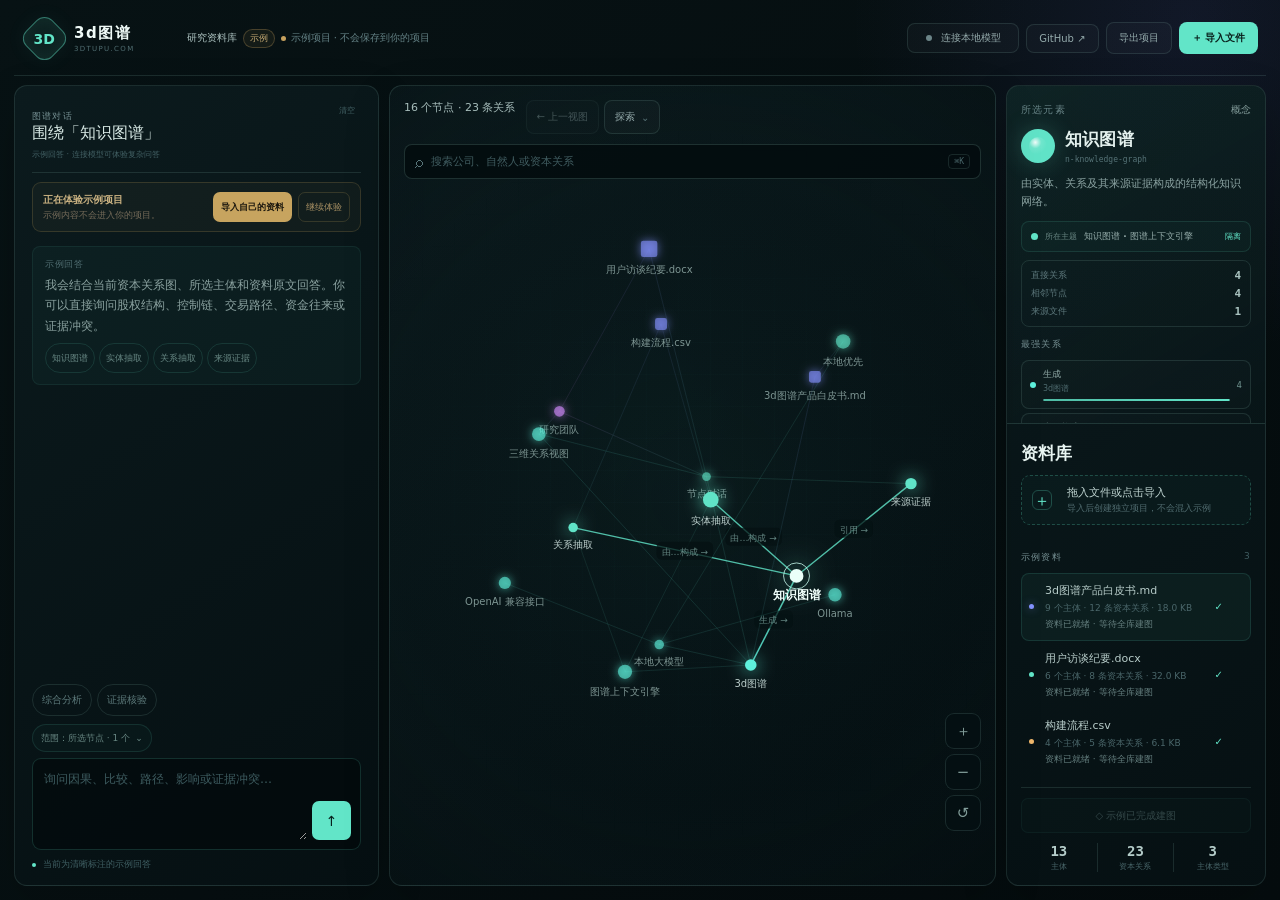
<file: index.html>
<!DOCTYPE html><html lang="zh-CN"><head><meta charSet="utf-8"/><meta name="viewport" content="width=device-width, initial-scale=1"/><link rel="stylesheet" href="/_next/static/chunks/0visodjb9d-sq.css" data-precedence="next"/><link rel="preload" as="script" fetchPriority="low" href="/_next/static/chunks/10mluhc84.1ee.js"/><script src="/_next/static/chunks/0pbz.j~ornctw.js" async=""></script><script src="/_next/static/chunks/0c_u0uom0kk-9.js" async=""></script><script src="/_next/static/chunks/turbopack-0-2-jyq65k6gh.js" async=""></script><script src="/_next/static/chunks/0emjh6do4g2sf.js" async=""></script><script src="/_next/static/chunks/17f2ht9wo-phb.js" async=""></script><script src="/_next/static/chunks/0eux6p_.wluw0.js" async=""></script><script src="/_next/static/chunks/0ce~x.citk_b9.js" async=""></script><title>3d图谱｜让复杂关系可见、可问、可推理</title><meta name="description" content="面向复杂资料的本地优先三维知识图谱工作台。"/><meta name="application-name" content="3d图谱"/><meta name="keywords" content="知识图谱,本地大模型,三维可视化,中文知识库,关系分析"/><meta property="og:title" content="3d图谱"/><meta property="og:description" content="三维图谱基座 · 让复杂关系可见、可问、可推理"/><meta property="og:locale" content="zh_CN"/><meta property="og:image" content="https://3dtupu.com/og.png"/><meta property="og:image:width" content="1200"/><meta property="og:image:height" content="630"/><meta property="og:image:alt" content="3d图谱三维关系网络"/><meta property="og:type" content="website"/><meta name="twitter:card" content="summary_large_image"/><meta name="twitter:title" content="3d图谱"/><meta name="twitter:description" content="三维图谱基座 · 让复杂关系可见、可问、可推理"/><meta name="twitter:image" content="https://3dtupu.com/og.png"/><script src="/_next/static/chunks/03~yq9q893hmn.js" noModule=""></script></head><body><div hidden=""><!--$--><!--/$--></div><main class="app-shell"><header class="topbar"><div class="brand-button" aria-label="3d图谱"><span class="brand-mark"><b>3D</b></span><span><strong>3d图谱</strong><small>3DTUPU.COM</small></span></div><div class="workspace-name"><b>研究资料库</b><span class="sample-badge">示例</span><em class="save-indicator sample" title="示例项目 · 不会保存到你的项目">示例项目 · 不会保存到你的项目</em></div><div class="top-actions"><button class="connection-pill demo"><i></i> <!-- -->连接本地模型</button><button class="mobile-model-button">模型</button><button class="mobile-library-button" disabled="">资料</button><a class="ghost-button repository-link" href="https://github.com/yanlinc-hue/3dtupu" target="_blank" rel="noreferrer" aria-label="在新窗口打开 3d图谱 GitHub 仓库">GitHub ↗</a><button class="ghost-button export-button" disabled="">导出项目</button><button class="primary-small" disabled="">＋ 导入文件</button></div></header><section class="workspace" aria-busy="true"><div class="project-loading-overlay" role="status"><i></i><span>正在恢复本机项目…</span></div><aside class="library-panel panel " aria-label="资料库"><section class="right-selection-card" aria-label="所选图谱元素"><div class="right-selection-overline"><span>所选元素</span><b>概念</b></div><div class="right-selection-title"><div class="node-orb kind-concept"></div><div><h2>知识图谱</h2><small>n-knowledge-graph</small></div></div><p>由实体、关系及其来源证据构成的结构化知识网络。</p><button class="node-community-pill"><i style="background:#62e5c8"></i><span>所在主题</span><b>知识图谱 · 图谱上下文引擎</b><em>隔离</em></button><div class="relation-row"><span>直接关系</span><b>4</b><span>相邻节点</span><b>4</b><span>来源文件</span><b>1</b></div><div class="section-label">最强关系</div><div class="relationship-strength-list compact"><button><i class="kind-technology"></i><span><b>生成</b><small>3d图谱</small><em><u style="width:100%"></u></em></span><strong>4</strong></button><button><i class="kind-concept"></i><span><b>由…构成</b><small>实体抽取</small><em><u style="width:75%"></u></em></span><strong>3</strong></button><button><i class="kind-concept"></i><span><b>由…构成</b><small>关系抽取</small><em><u style="width:75%"></u></em></span><strong>3</strong></button></div><details class="right-selection-evidence"><summary>原文证据<!-- --> <b>1</b></summary><p>所有实体和关系必须指向至少一段原文证据。</p><small>3d图谱产品白皮书.md</small></details><div class="selection-actions"><button class="selection-chat-focus">围绕所选节点提问 →</button></div></section><div class="panel-heading"><div><h2>资料库</h2></div><div class="library-heading-actions"><button class="icon-button mobile-library-close" aria-label="关闭资料库">×</button></div></div><input class="visually-hidden" type="file" multiple="" disabled="" accept=".pdf,.docx,.pptx,.xlsx,.xls,.png,.jpg,.jpeg,.webp,.html,.htm,.md,.markdown,.txt,.csv,.tsv,.json,.3dtupu.json,.tupu.json"/><button class="upload-zone " disabled=""><span class="upload-glyph">＋</span><strong>拖入文件或点击导入</strong><span>导入后创建独立项目，不会混入示例</span></button><div class="section-label">示例资料<!-- --> <span>3</span></div><div class="document-list"><div class="file-card-row"><button class="file-card active  "><i class="file-dot color-0"></i><span><b title="3d图谱产品白皮书.md">3d图谱产品白皮书.md</b><small>9<!-- --> 个主体 · <!-- -->12<!-- --> 条资本关系 · <!-- -->18.0 KB</small><small class="file-coverage" title="资料已就绪 · 等待全库建图">资料已就绪 · 等待全库建图</small></span><em>✓</em></button></div><div class="file-card-row"><button class="file-card   "><i class="file-dot color-1"></i><span><b title="用户访谈纪要.docx">用户访谈纪要.docx</b><small>6<!-- --> 个主体 · <!-- -->8<!-- --> 条资本关系 · <!-- -->32.0 KB</small><small class="file-coverage" title="资料已就绪 · 等待全库建图">资料已就绪 · 等待全库建图</small></span><em>✓</em></button></div><div class="file-card-row"><button class="file-card   "><i class="file-dot color-2"></i><span><b title="构建流程.csv">构建流程.csv</b><small>4<!-- --> 个主体 · <!-- -->5<!-- --> 条资本关系 · <!-- -->6.1 KB</small><small class="file-coverage" title="资料已就绪 · 等待全库建图">资料已就绪 · 等待全库建图</small></span><em>✓</em></button></div></div><div class="library-bottom"><button class="model-extract-button" disabled="">◇ 示例已完成建图</button><div class="library-stats"><span><b>13</b><small>主体</small></span><span><b>23</b><small>资本关系</small></span><span><b>3</b><small>主体类型</small></span></div></div></aside><section class="graph-stage panel"><div class="graph-toolbar"><div class="view-title">16<!-- --> 个节点 · <!-- -->23<!-- --> 条关系</div><div class="graph-search-wrap"><span>⌕</span><input placeholder="搜索公司、自然人或资本关系" aria-label="搜索图谱，快捷键 Command 或 Control K" value=""/><kbd>⌘K</kbd></div><div class="toolbar-actions"><button class="view-back-button" disabled="">← 上一视图</button><details class="explore-menu"><summary class="">探索</summary><div class="explore-menu-popover"><button class="">路径分析 <small>查看两点间的关系链路</small></button><button class="">聚焦所选邻域<!-- --> <small>隐藏暂时无关的元素</small></button><button class="">图谱洞察 <small>主题、中心节点与关系强度</small></button><div class="explore-filter-group"><span>节点类型</span><button class="kind-enabled" aria-pressed="true"><i class="kind-document"></i>文件<small>3</small></button><button class="kind-enabled" aria-pressed="true"><i class="kind-organization"></i>企业/机构<small>1</small></button><button class="kind-enabled" aria-pressed="true"><i class="kind-concept"></i>概念<small>6</small></button><button class="kind-enabled" aria-pressed="true"><i class="kind-technology"></i>技术<small>6</small></button></div><button class="fullscreen-button">全屏查看 <small>沉浸探索当前图谱</small></button></div></details></div></div><div class="canvas-wrap"><canvas class="graph-canvas" aria-label="可旋转、缩放和选择节点的三维知识图谱" tabindex="0"></canvas><div class="canvas-controls" aria-label="图谱缩放控制"><button aria-label="放大图谱">＋</button><button aria-label="缩小图谱">−</button><button aria-label="重置图谱视角">↺</button></div></div></section><button class="mobile-inspector-trigger"><i class="kind-concept"></i><span>知识图谱</span><b>详情与问答</b></button><aside class="inspector-panel panel  mobile-tab-details" aria-label="图谱对话与选择详情"><div class="mobile-sheet-heading"><div role="tablist" aria-label="节点面板"><button class="active" role="tab" aria-selected="true">详情</button><button class="" role="tab" aria-selected="false">对话</button></div><button>模型</button><button aria-label="关闭节点面板">×</button></div><div class="inspector-scroll"><div class="node-overline">当前选择 · <!-- -->概念</div><div class="node-title-row"><div class="node-orb kind-concept"></div><div><h2>知识图谱</h2><span>ID · N-KNOWLEDGE-GRAPH</span></div></div><p class="node-summary">由实体、关系及其来源证据构成的结构化知识网络。</p><button class="node-community-pill"><i style="background:#62e5c8"></i><span>所在主题</span><b>知识图谱 · 图谱上下文引擎</b><em>隔离</em></button><div class="relation-row"><span>直接关系</span><b>4</b><span>相邻节点</span><b>4</b><span>来源文件</span><b>1</b></div><div class="section-label">对话范围</div><div class="scope-chips"><button><i class="kind-concept"></i>知识图谱<span>×</span></button></div><div class="section-label">最强关系</div><div class="relationship-strength-list"><button><i class="kind-technology"></i><span><b>生成</b><small>3d图谱</small><em><u style="width:100%"></u></em></span><strong>4</strong></button><button><i class="kind-concept"></i><span><b>由…构成</b><small>实体抽取</small><em><u style="width:75%"></u></em></span><strong>3</strong></button><button><i class="kind-concept"></i><span><b>由…构成</b><small>关系抽取</small><em><u style="width:75%"></u></em></span><strong>3</strong></button><button><i class="kind-concept"></i><span><b>引用</b><small>来源证据</small><em><u style="width:75%"></u></em></span><strong>3</strong></button></div><div class="section-label">相邻节点</div><div class="neighbor-list"><button><i class="kind-technology"></i><span><b>3d图谱</b><small>生成</small></span><em>›</em></button><button><i class="kind-concept"></i><span><b>来源证据</b><small>引用</small></span><em>›</em></button><button><i class="kind-concept"></i><span><b>实体抽取</b><small>由…构成</small></span><em>›</em></button><button><i class="kind-concept"></i><span><b>关系抽取</b><small>由…构成</small></span><em>›</em></button></div><div class="section-label">原文证据</div><div class="evidence-list"><details><summary><span>[<!-- -->1<!-- -->]</span>3d图谱产品白皮书.md</summary><p>所有实体和关系必须指向至少一段原文证据。</p></details></div></div><div class="chat-section"><div class="chat-heading"><div><span class="section-label">图谱对话</span><b>围绕「知识图谱」</b><small>示例回答 · 连接模型可体验复杂问答</small></div><button>清空</button></div><div class="sample-inline-notice" role="status"><span><b>正在体验示例项目</b><small>示例内容不会进入你的项目。</small></span><button class="primary">导入自己的资料</button><button>继续体验</button></div><div class="message-list" role="log" aria-live="polite"><div class="message assistant "><div class="message-role">示例回答</div><p>我会结合当前资本关系图、所选主体和资料原文回答。你可以直接询问股权结构、控制链、交易路径、资金往来或证据冲突。</p><div class="answer-nodes"><button>知识图谱</button><button>实体抽取</button><button>关系抽取</button><button>来源证据</button></div></div></div><div class="chat-suggestions" aria-label="快捷提问"><button>综合分析</button><button>证据核验</button></div><div class="qa-scope-row"><details><summary>范围：所选节点 · 1 个</summary><div><button class="active"><b>智能（推荐）</b><small>有选择时聚焦，否则使用当前视图</small></button><button class=""><b>当前视图</b><small>只分析此刻可见的节点与关系</small></button><button class=""><b>全部资料</b><small>忽略当前筛选，检索完整项目</small></button></div></details></div><div class="prompt-box"><textarea aria-label="输入关于当前视图和文档的问题" placeholder="询问因果、比较、路径、影响或证据冲突…"></textarea><button aria-label="发送问题">↑</button></div><div class="context-note"><i></i> <!-- -->当前为清晰标注的示例回答</div></div></aside></section></main><!--$--><!--/$--><script src="/_next/static/chunks/10mluhc84.1ee.js" id="_R_" async=""></script><script>(self.__next_f=self.__next_f||[]).push([0])</script><script>self.__next_f.push([1,"1:\"$Sreact.fragment\"\n2:I[11968,[\"/_next/static/chunks/0emjh6do4g2sf.js\",\"/_next/static/chunks/17f2ht9wo-phb.js\"],\"default\"]\n3:I[87804,[\"/_next/static/chunks/0emjh6do4g2sf.js\",\"/_next/static/chunks/17f2ht9wo-phb.js\"],\"default\"]\n4:I[7934,[\"/_next/static/chunks/0emjh6do4g2sf.js\",\"/_next/static/chunks/17f2ht9wo-phb.js\"],\"ClientPageRoot\"]\n5:I[31713,[\"/_next/static/chunks/0emjh6do4g2sf.js\",\"/_next/static/chunks/17f2ht9wo-phb.js\",\"/_next/static/chunks/0eux6p_.wluw0.js\",\"/_next/static/chunks/0ce~x.citk_b9.js\"],\"default\"]\n8:I[77916,[\"/_next/static/chunks/0emjh6do4g2sf.js\",\"/_next/static/chunks/17f2ht9wo-phb.js\"],\"OutletBoundary\"]\n9:\"$Sreact.suspense\"\nb:I[77916,[\"/_next/static/chunks/0emjh6do4g2sf.js\",\"/_next/static/chunks/17f2ht9wo-phb.js\"],\"ViewportBoundary\"]\nd:I[77916,[\"/_next/static/chunks/0emjh6do4g2sf.js\",\"/_next/static/chunks/17f2ht9wo-phb.js\"],\"MetadataBoundary\"]\nf:I[21480,[\"/_next/static/chunks/0emjh6do4g2sf.js\",\"/_next/static/chunks/17f2ht9wo-phb.js\"],\"default\",1]\n:HL[\"/_next/static/chunks/0visodjb9d-sq.css\",\"style\"]\n"])</script><script>self.__next_f.push([1,"0:{\"P\":null,\"c\":[\"\",\"\"],\"q\":\"\",\"i\":false,\"f\":[[[\"\",{\"children\":[\"__PAGE__\",{}]},\"$undefined\",\"$undefined\",16],[[\"$\",\"$1\",\"c\",{\"children\":[[[\"$\",\"link\",\"0\",{\"rel\":\"stylesheet\",\"href\":\"/_next/static/chunks/0visodjb9d-sq.css\",\"precedence\":\"next\",\"crossOrigin\":\"$undefined\",\"nonce\":\"$undefined\"}],[\"$\",\"script\",\"script-0\",{\"src\":\"/_next/static/chunks/0emjh6do4g2sf.js\",\"async\":true,\"nonce\":\"$undefined\"}],[\"$\",\"script\",\"script-1\",{\"src\":\"/_next/static/chunks/17f2ht9wo-phb.js\",\"async\":true,\"nonce\":\"$undefined\"}]],[\"$\",\"html\",null,{\"lang\":\"zh-CN\",\"children\":[\"$\",\"body\",null,{\"children\":[\"$\",\"$L2\",null,{\"parallelRouterKey\":\"children\",\"error\":\"$undefined\",\"errorStyles\":\"$undefined\",\"errorScripts\":\"$undefined\",\"template\":[\"$\",\"$L3\",null,{}],\"templateStyles\":\"$undefined\",\"templateScripts\":\"$undefined\",\"notFound\":[[[\"$\",\"title\",null,{\"children\":\"404: This page could not be found.\"}],[\"$\",\"div\",null,{\"style\":{\"fontFamily\":\"system-ui,\\\"Segoe UI\\\",Roboto,Helvetica,Arial,sans-serif,\\\"Apple Color Emoji\\\",\\\"Segoe UI Emoji\\\"\",\"height\":\"100vh\",\"textAlign\":\"center\",\"display\":\"flex\",\"flexDirection\":\"column\",\"alignItems\":\"center\",\"justifyContent\":\"center\"},\"children\":[\"$\",\"div\",null,{\"children\":[[\"$\",\"style\",null,{\"dangerouslySetInnerHTML\":{\"__html\":\"body{color:#000;background:#fff;margin:0}.next-error-h1{border-right:1px solid rgba(0,0,0,.3)}@media (prefers-color-scheme:dark){body{color:#fff;background:#000}.next-error-h1{border-right:1px solid rgba(255,255,255,.3)}}\"}}],[\"$\",\"h1\",null,{\"className\":\"next-error-h1\",\"style\":{\"display\":\"inline-block\",\"margin\":\"0 20px 0 0\",\"padding\":\"0 23px 0 0\",\"fontSize\":24,\"fontWeight\":500,\"verticalAlign\":\"top\",\"lineHeight\":\"49px\"},\"children\":404}],[\"$\",\"div\",null,{\"style\":{\"display\":\"inline-block\"},\"children\":[\"$\",\"h2\",null,{\"style\":{\"fontSize\":14,\"fontWeight\":400,\"lineHeight\":\"49px\",\"margin\":0},\"children\":\"This page could not be found.\"}]}]]}]}]],[]],\"forbidden\":\"$undefined\",\"unauthorized\":\"$undefined\"}]}]}]]}],{\"children\":[[\"$\",\"$1\",\"c\",{\"children\":[[\"$\",\"$L4\",null,{\"Component\":\"$5\",\"serverProvidedParams\":{\"searchParams\":{},\"params\":{},\"promises\":[\"$@6\",\"$@7\"]}}],[[\"$\",\"script\",\"script-0\",{\"src\":\"/_next/static/chunks/0eux6p_.wluw0.js\",\"async\":true,\"nonce\":\"$undefined\"}],[\"$\",\"script\",\"script-1\",{\"src\":\"/_next/static/chunks/0ce~x.citk_b9.js\",\"async\":true,\"nonce\":\"$undefined\"}]],[\"$\",\"$L8\",null,{\"children\":[\"$\",\"$9\",null,{\"name\":\"Next.MetadataOutlet\",\"children\":\"$@a\"}]}]]}],{},null,false,null]},null,false,null],[\"$\",\"$1\",\"h\",{\"children\":[null,[\"$\",\"$Lb\",null,{\"children\":\"$Lc\"}],[\"$\",\"div\",null,{\"hidden\":true,\"children\":[\"$\",\"$Ld\",null,{\"children\":[\"$\",\"$9\",null,{\"name\":\"Next.Metadata\",\"children\":\"$Le\"}]}]}],null]}],false]],\"m\":\"$undefined\",\"G\":[\"$f\",[[\"$\",\"link\",\"0\",{\"rel\":\"stylesheet\",\"href\":\"/_next/static/chunks/0visodjb9d-sq.css\",\"precedence\":\"next\",\"crossOrigin\":\"$undefined\",\"nonce\":\"$undefined\"}]]],\"S\":true,\"h\":null,\"s\":\"$undefined\",\"l\":\"$undefined\",\"p\":\"$undefined\",\"d\":\"$undefined\",\"b\":\"bmytycX5h_s3y11xpOx_8\"}\n"])</script><script>self.__next_f.push([1,"6:{}\n7:\"$0:f:0:1:1:children:0:props:children:0:props:serverProvidedParams:params\"\n"])</script><script>self.__next_f.push([1,"c:[[\"$\",\"meta\",\"0\",{\"charSet\":\"utf-8\"}],[\"$\",\"meta\",\"1\",{\"name\":\"viewport\",\"content\":\"width=device-width, initial-scale=1\"}]]\n"])</script><script>self.__next_f.push([1,"a:null\ne:[[\"$\",\"title\",\"0\",{\"children\":\"3d图谱｜让复杂关系可见、可问、可推理\"}],[\"$\",\"meta\",\"1\",{\"name\":\"description\",\"content\":\"面向复杂资料的本地优先三维知识图谱工作台。\"}],[\"$\",\"meta\",\"2\",{\"name\":\"application-name\",\"content\":\"3d图谱\"}],[\"$\",\"meta\",\"3\",{\"name\":\"keywords\",\"content\":\"知识图谱,本地大模型,三维可视化,中文知识库,关系分析\"}],[\"$\",\"meta\",\"4\",{\"property\":\"og:title\",\"content\":\"3d图谱\"}],[\"$\",\"meta\",\"5\",{\"property\":\"og:description\",\"content\":\"三维图谱基座 · 让复杂关系可见、可问、可推理\"}],[\"$\",\"meta\",\"6\",{\"property\":\"og:locale\",\"content\":\"zh_CN\"}],[\"$\",\"meta\",\"7\",{\"property\":\"og:image\",\"content\":\"https://3dtupu.com/og.png\"}],[\"$\",\"meta\",\"8\",{\"property\":\"og:image:width\",\"content\":\"1200\"}],[\"$\",\"meta\",\"9\",{\"property\":\"og:image:height\",\"content\":\"630\"}],[\"$\",\"meta\",\"10\",{\"property\":\"og:image:alt\",\"content\":\"3d图谱三维关系网络\"}],[\"$\",\"meta\",\"11\",{\"property\":\"og:type\",\"content\":\"website\"}],[\"$\",\"meta\",\"12\",{\"name\":\"twitter:card\",\"content\":\"summary_large_image\"}],[\"$\",\"meta\",\"13\",{\"name\":\"twitter:title\",\"content\":\"3d图谱\"}],[\"$\",\"meta\",\"14\",{\"name\":\"twitter:description\",\"content\":\"三维图谱基座 · 让复杂关系可见、可问、可推理\"}],[\"$\",\"meta\",\"15\",{\"name\":\"twitter:image\",\"content\":\"https://3dtupu.com/og.png\"}]]\n"])</script></body></html>
</file>
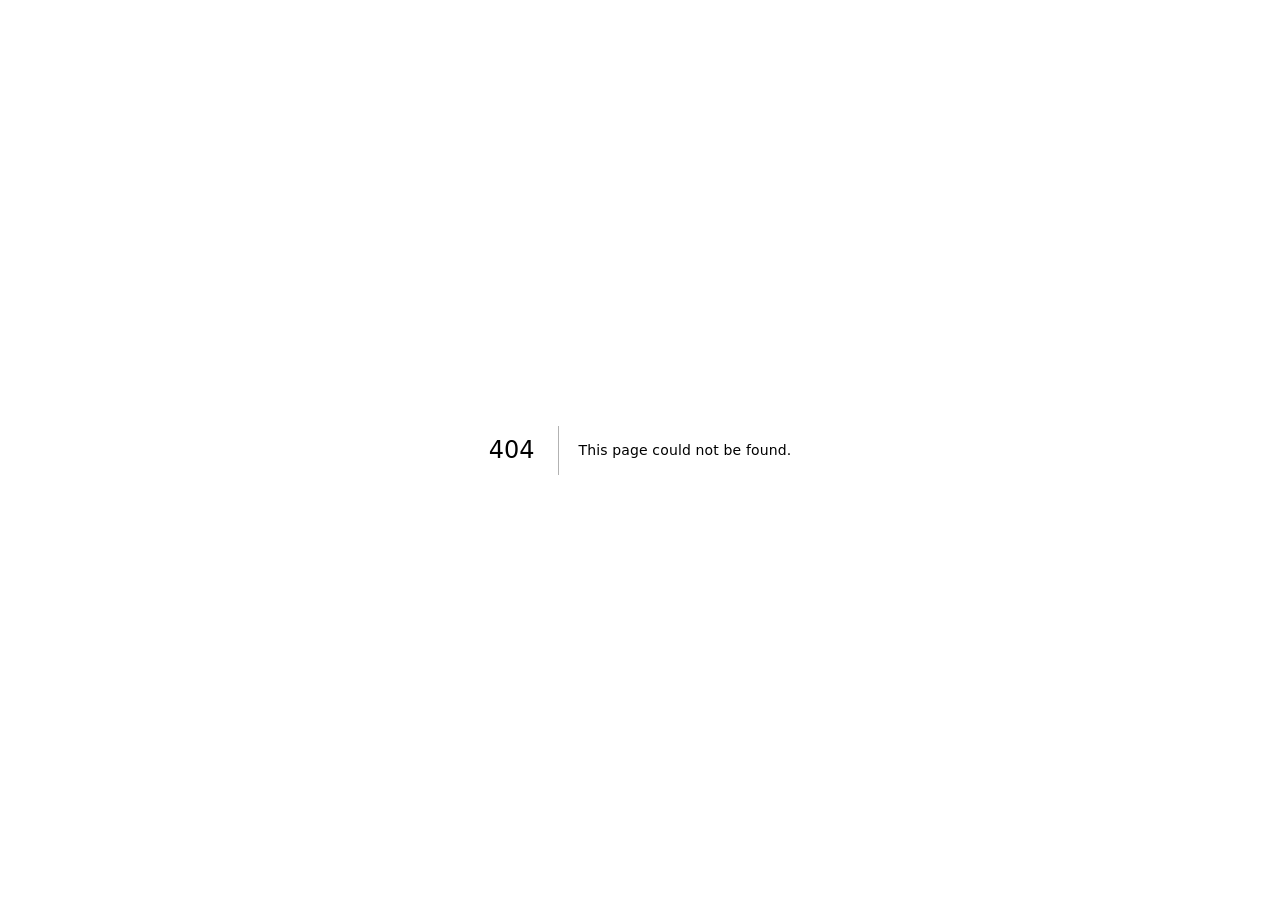
<file: 404/index.html>
<!DOCTYPE html><html lang="zh-CN"><head><meta charSet="utf-8"/><meta name="viewport" content="width=device-width, initial-scale=1"/><link rel="stylesheet" href="/_next/static/chunks/0visodjb9d-sq.css" data-precedence="next"/><link rel="preload" as="script" fetchPriority="low" href="/_next/static/chunks/10mluhc84.1ee.js"/><script src="/_next/static/chunks/0pbz.j~ornctw.js" async=""></script><script src="/_next/static/chunks/0c_u0uom0kk-9.js" async=""></script><script src="/_next/static/chunks/turbopack-0-2-jyq65k6gh.js" async=""></script><script src="/_next/static/chunks/0emjh6do4g2sf.js" async=""></script><script src="/_next/static/chunks/17f2ht9wo-phb.js" async=""></script><meta name="robots" content="noindex"/><title>404: This page could not be found.</title><title>3d图谱｜让复杂关系可见、可问、可推理</title><meta name="description" content="面向复杂资料的本地优先三维知识图谱工作台。"/><meta name="application-name" content="3d图谱"/><meta name="keywords" content="知识图谱,本地大模型,三维可视化,中文知识库,关系分析"/><meta property="og:title" content="3d图谱"/><meta property="og:description" content="三维图谱基座 · 让复杂关系可见、可问、可推理"/><meta property="og:locale" content="zh_CN"/><meta property="og:image" content="https://3dtupu.com/og.png"/><meta property="og:image:width" content="1200"/><meta property="og:image:height" content="630"/><meta property="og:image:alt" content="3d图谱三维关系网络"/><meta property="og:type" content="website"/><meta name="twitter:card" content="summary_large_image"/><meta name="twitter:title" content="3d图谱"/><meta name="twitter:description" content="三维图谱基座 · 让复杂关系可见、可问、可推理"/><meta name="twitter:image" content="https://3dtupu.com/og.png"/><script src="/_next/static/chunks/03~yq9q893hmn.js" noModule=""></script></head><body><div hidden=""><!--$--><!--/$--></div><div style="font-family:system-ui,&quot;Segoe UI&quot;,Roboto,Helvetica,Arial,sans-serif,&quot;Apple Color Emoji&quot;,&quot;Segoe UI Emoji&quot;;height:100vh;text-align:center;display:flex;flex-direction:column;align-items:center;justify-content:center"><div><style>body{color:#000;background:#fff;margin:0}.next-error-h1{border-right:1px solid rgba(0,0,0,.3)}@media (prefers-color-scheme:dark){body{color:#fff;background:#000}.next-error-h1{border-right:1px solid rgba(255,255,255,.3)}}</style><h1 class="next-error-h1" style="display:inline-block;margin:0 20px 0 0;padding:0 23px 0 0;font-size:24px;font-weight:500;vertical-align:top;line-height:49px">404</h1><div style="display:inline-block"><h2 style="font-size:14px;font-weight:400;line-height:49px;margin:0">This page could not be found.</h2></div></div></div><!--$--><!--/$--><script src="/_next/static/chunks/10mluhc84.1ee.js" id="_R_" async=""></script><script>(self.__next_f=self.__next_f||[]).push([0])</script><script>self.__next_f.push([1,"1:\"$Sreact.fragment\"\n2:I[11968,[\"/_next/static/chunks/0emjh6do4g2sf.js\",\"/_next/static/chunks/17f2ht9wo-phb.js\"],\"default\"]\n3:I[87804,[\"/_next/static/chunks/0emjh6do4g2sf.js\",\"/_next/static/chunks/17f2ht9wo-phb.js\"],\"default\"]\n4:I[77916,[\"/_next/static/chunks/0emjh6do4g2sf.js\",\"/_next/static/chunks/17f2ht9wo-phb.js\"],\"OutletBoundary\"]\n5:\"$Sreact.suspense\"\n8:I[77916,[\"/_next/static/chunks/0emjh6do4g2sf.js\",\"/_next/static/chunks/17f2ht9wo-phb.js\"],\"ViewportBoundary\"]\na:I[77916,[\"/_next/static/chunks/0emjh6do4g2sf.js\",\"/_next/static/chunks/17f2ht9wo-phb.js\"],\"MetadataBoundary\"]\nc:I[21480,[\"/_next/static/chunks/0emjh6do4g2sf.js\",\"/_next/static/chunks/17f2ht9wo-phb.js\"],\"default\",1]\n:HL[\"/_next/static/chunks/0visodjb9d-sq.css\",\"style\"]\n"])</script><script>self.__next_f.push([1,"0:{\"P\":null,\"c\":[\"\",\"_not-found\",\"\"],\"q\":\"\",\"i\":false,\"f\":[[[\"\",{\"children\":[\"/_not-found\",{\"children\":[\"__PAGE__\",{}]}]},\"$undefined\",\"$undefined\",16],[[\"$\",\"$1\",\"c\",{\"children\":[[[\"$\",\"link\",\"0\",{\"rel\":\"stylesheet\",\"href\":\"/_next/static/chunks/0visodjb9d-sq.css\",\"precedence\":\"next\",\"crossOrigin\":\"$undefined\",\"nonce\":\"$undefined\"}],[\"$\",\"script\",\"script-0\",{\"src\":\"/_next/static/chunks/0emjh6do4g2sf.js\",\"async\":true,\"nonce\":\"$undefined\"}],[\"$\",\"script\",\"script-1\",{\"src\":\"/_next/static/chunks/17f2ht9wo-phb.js\",\"async\":true,\"nonce\":\"$undefined\"}]],[\"$\",\"html\",null,{\"lang\":\"zh-CN\",\"children\":[\"$\",\"body\",null,{\"children\":[\"$\",\"$L2\",null,{\"parallelRouterKey\":\"children\",\"error\":\"$undefined\",\"errorStyles\":\"$undefined\",\"errorScripts\":\"$undefined\",\"template\":[\"$\",\"$L3\",null,{}],\"templateStyles\":\"$undefined\",\"templateScripts\":\"$undefined\",\"notFound\":[[[\"$\",\"title\",null,{\"children\":\"404: This page could not be found.\"}],[\"$\",\"div\",null,{\"style\":{\"fontFamily\":\"system-ui,\\\"Segoe UI\\\",Roboto,Helvetica,Arial,sans-serif,\\\"Apple Color Emoji\\\",\\\"Segoe UI Emoji\\\"\",\"height\":\"100vh\",\"textAlign\":\"center\",\"display\":\"flex\",\"flexDirection\":\"column\",\"alignItems\":\"center\",\"justifyContent\":\"center\"},\"children\":[\"$\",\"div\",null,{\"children\":[[\"$\",\"style\",null,{\"dangerouslySetInnerHTML\":{\"__html\":\"body{color:#000;background:#fff;margin:0}.next-error-h1{border-right:1px solid rgba(0,0,0,.3)}@media (prefers-color-scheme:dark){body{color:#fff;background:#000}.next-error-h1{border-right:1px solid rgba(255,255,255,.3)}}\"}}],[\"$\",\"h1\",null,{\"className\":\"next-error-h1\",\"style\":{\"display\":\"inline-block\",\"margin\":\"0 20px 0 0\",\"padding\":\"0 23px 0 0\",\"fontSize\":24,\"fontWeight\":500,\"verticalAlign\":\"top\",\"lineHeight\":\"49px\"},\"children\":404}],[\"$\",\"div\",null,{\"style\":{\"display\":\"inline-block\"},\"children\":[\"$\",\"h2\",null,{\"style\":{\"fontSize\":14,\"fontWeight\":400,\"lineHeight\":\"49px\",\"margin\":0},\"children\":\"This page could not be found.\"}]}]]}]}]],[]],\"forbidden\":\"$undefined\",\"unauthorized\":\"$undefined\"}]}]}]]}],{\"children\":[[\"$\",\"$1\",\"c\",{\"children\":[null,[\"$\",\"$L2\",null,{\"parallelRouterKey\":\"children\",\"error\":\"$undefined\",\"errorStyles\":\"$undefined\",\"errorScripts\":\"$undefined\",\"template\":[\"$\",\"$L3\",null,{}],\"templateStyles\":\"$undefined\",\"templateScripts\":\"$undefined\",\"notFound\":\"$undefined\",\"forbidden\":\"$undefined\",\"unauthorized\":\"$undefined\"}]]}],{\"children\":[[\"$\",\"$1\",\"c\",{\"children\":[[[\"$\",\"title\",null,{\"children\":\"404: This page could not be found.\"}],[\"$\",\"div\",null,{\"style\":\"$0:f:0:1:0:props:children:1:props:children:props:children:props:notFound:0:1:props:style\",\"children\":[\"$\",\"div\",null,{\"children\":[[\"$\",\"style\",null,{\"dangerouslySetInnerHTML\":{\"__html\":\"body{color:#000;background:#fff;margin:0}.next-error-h1{border-right:1px solid rgba(0,0,0,.3)}@media (prefers-color-scheme:dark){body{color:#fff;background:#000}.next-error-h1{border-right:1px solid rgba(255,255,255,.3)}}\"}}],[\"$\",\"h1\",null,{\"className\":\"next-error-h1\",\"style\":\"$0:f:0:1:0:props:children:1:props:children:props:children:props:notFound:0:1:props:children:props:children:1:props:style\",\"children\":404}],[\"$\",\"div\",null,{\"style\":\"$0:f:0:1:0:props:children:1:props:children:props:children:props:notFound:0:1:props:children:props:children:2:props:style\",\"children\":[\"$\",\"h2\",null,{\"style\":\"$0:f:0:1:0:props:children:1:props:children:props:children:props:notFound:0:1:props:children:props:children:2:props:children:props:style\",\"children\":\"This page could not be found.\"}]}]]}]}]],null,[\"$\",\"$L4\",null,{\"children\":[\"$\",\"$5\",null,{\"name\":\"Next.MetadataOutlet\",\"children\":\"$@6\"}]}]]}],{},null,false,null]},null,false,\"$@7\"]},null,false,null],[\"$\",\"$1\",\"h\",{\"children\":[[\"$\",\"meta\",null,{\"name\":\"robots\",\"content\":\"noindex\"}],[\"$\",\"$L8\",null,{\"children\":\"$L9\"}],[\"$\",\"div\",null,{\"hidden\":true,\"children\":[\"$\",\"$La\",null,{\"children\":[\"$\",\"$5\",null,{\"name\":\"Next.Metadata\",\"children\":\"$Lb\"}]}]}],null]}],false]],\"m\":\"$undefined\",\"G\":[\"$c\",[[\"$\",\"link\",\"0\",{\"rel\":\"stylesheet\",\"href\":\"/_next/static/chunks/0visodjb9d-sq.css\",\"precedence\":\"next\",\"crossOrigin\":\"$undefined\",\"nonce\":\"$undefined\"}]]],\"S\":true,\"h\":null,\"s\":\"$undefined\",\"l\":\"$undefined\",\"p\":\"$undefined\",\"d\":\"$undefined\",\"b\":\"bmytycX5h_s3y11xpOx_8\"}\n"])</script><script>self.__next_f.push([1,"d:[]\n7:\"$Wd\"\n"])</script><script>self.__next_f.push([1,"9:[[\"$\",\"meta\",\"0\",{\"charSet\":\"utf-8\"}],[\"$\",\"meta\",\"1\",{\"name\":\"viewport\",\"content\":\"width=device-width, initial-scale=1\"}]]\n"])</script><script>self.__next_f.push([1,"6:null\nb:[[\"$\",\"title\",\"0\",{\"children\":\"3d图谱｜让复杂关系可见、可问、可推理\"}],[\"$\",\"meta\",\"1\",{\"name\":\"description\",\"content\":\"面向复杂资料的本地优先三维知识图谱工作台。\"}],[\"$\",\"meta\",\"2\",{\"name\":\"application-name\",\"content\":\"3d图谱\"}],[\"$\",\"meta\",\"3\",{\"name\":\"keywords\",\"content\":\"知识图谱,本地大模型,三维可视化,中文知识库,关系分析\"}],[\"$\",\"meta\",\"4\",{\"property\":\"og:title\",\"content\":\"3d图谱\"}],[\"$\",\"meta\",\"5\",{\"property\":\"og:description\",\"content\":\"三维图谱基座 · 让复杂关系可见、可问、可推理\"}],[\"$\",\"meta\",\"6\",{\"property\":\"og:locale\",\"content\":\"zh_CN\"}],[\"$\",\"meta\",\"7\",{\"property\":\"og:image\",\"content\":\"https://3dtupu.com/og.png\"}],[\"$\",\"meta\",\"8\",{\"property\":\"og:image:width\",\"content\":\"1200\"}],[\"$\",\"meta\",\"9\",{\"property\":\"og:image:height\",\"content\":\"630\"}],[\"$\",\"meta\",\"10\",{\"property\":\"og:image:alt\",\"content\":\"3d图谱三维关系网络\"}],[\"$\",\"meta\",\"11\",{\"property\":\"og:type\",\"content\":\"website\"}],[\"$\",\"meta\",\"12\",{\"name\":\"twitter:card\",\"content\":\"summary_large_image\"}],[\"$\",\"meta\",\"13\",{\"name\":\"twitter:title\",\"content\":\"3d图谱\"}],[\"$\",\"meta\",\"14\",{\"name\":\"twitter:description\",\"content\":\"三维图谱基座 · 让复杂关系可见、可问、可推理\"}],[\"$\",\"meta\",\"15\",{\"name\":\"twitter:image\",\"content\":\"https://3dtupu.com/og.png\"}]]\n"])</script></body></html>
</file>
<file: _next/static/chunks/0visodjb9d-sq.css>
:root{--bg:#061012;--panel:#0a171aeb;--panel-strong:#0b1b1e;--line:#aae8de1f;--line-strong:#6ce4cc45;--muted:#708a8e;--dim:#49666a;--text:#e8f5f2;--mint:#62e5c8;--mint-dark:#143e38;--violet:#8492ff;--amber:#f0b86c;--danger:#ff8792}*{box-sizing:border-box}html,body{background:var(--bg);min-height:100%;color:var(--text);margin:0}body{font-family:Inter,SF Pro Display,PingFang SC,Microsoft YaHei,system-ui,sans-serif;overflow:hidden}button,textarea,input,select{font:inherit}button{color:inherit}button:focus-visible,input:focus-visible,textarea:focus-visible,select:focus-visible{outline-offset:2px;outline:2px solid #62e5c8b3}button:disabled{cursor:not-allowed;opacity:.42}::-webkit-scrollbar{width:5px;height:5px}::-webkit-scrollbar-track{background:0 0}::-webkit-scrollbar-thumb{background:#82b5af33;border-radius:9px}.app-shell{background:radial-gradient(circle at 50% 45%,#2d817421,#0000 34%),radial-gradient(circle at 93% 2%,#6f64e21c,#0000 23%),linear-gradient(135deg,#071214 0%,#050c0e 100%);min-height:100vh;padding:14px}.topbar{border-bottom:1px solid var(--line);align-items:center;gap:18px;height:62px;padding:0 8px 13px;display:flex}.brand-button{cursor:pointer;text-align:left;background:0 0;border:0;align-items:center;gap:11px;padding:0 4px;display:flex}.brand-button>span:last-child{flex-direction:column;gap:2px;display:flex}.brand-button strong{color:#effaf7;letter-spacing:.1em;white-space:nowrap;font-size:15px}.brand-button small{color:#506d71;letter-spacing:.19em;font-size:7px}.brand-mark{background:#62e5c812;border:1px solid #62e5c873;border-radius:11px;place-items:center;width:37px;height:37px;display:grid;transform:rotate(45deg);box-shadow:inset 0 0 18px #62e5c812,0 0 22px #62e5c80f}.brand-mark b{color:var(--mint);font-size:14px;transform:rotate(-45deg)}.workspace-name{color:#496569;align-items:baseline;gap:6px;margin-left:30px;font-size:11px;display:flex}.workspace-name b{color:#afc5c3;font-weight:550}.workspace-name em{color:#638084;font-style:normal}.save-indicator{text-overflow:ellipsis;white-space:nowrap;max-width:180px;overflow:hidden}.save-indicator:before{content:"";background:#587175;border-radius:50%;width:5px;height:5px;margin-right:5px;display:inline-block}.save-indicator.saved:before{background:var(--mint)}.save-indicator.saving:before,.save-indicator.loading:before{background:var(--amber);animation:1s infinite pulse}.save-indicator.error{color:var(--danger)}.save-indicator.error:before{background:var(--danger)}.top-actions{align-items:center;gap:7px;margin-left:auto;display:flex}.connection-pill,.ghost-button,.primary-small,.mobile-model-button,.mobile-library-button,.toolbar-actions button,.icon-button,.secondary-button,.primary-button{border:1px solid var(--line);color:#94aaab;cursor:pointer;background:#ffffff06;border-radius:8px;transition:border-color .18s,background .18s,color .18s}.connection-pill:hover,.ghost-button:hover,.mobile-model-button:hover,.mobile-library-button:hover,.toolbar-actions button:hover{color:#d0e4e1;border-color:#62e5c840}.connection-pill{min-width:112px;padding:7px 10px;font-size:9px}.connection-pill i,.connection-result i{background:#6c8588;border-radius:50%;width:6px;height:6px;margin-right:6px;display:inline-block}.connection-pill.connected i,.connection-result.connected i{background:var(--mint);box-shadow:0 0 10px #62e5c8cc}.connection-pill.testing i,.connection-result.testing i{background:var(--amber);animation:1s infinite pulse}.connection-pill.error i,.connection-result.error i{background:var(--danger)}.ghost-button,.primary-small{padding:8px 12px;font-size:9px}.mobile-model-button,.mobile-library-button{padding:8px 10px;font-size:9px;display:none}.repository-link{white-space:nowrap;align-items:center;text-decoration:none;display:inline-flex}.primary-small,.primary-button{background:var(--mint);color:#09201c;border-color:#0000;font-weight:700}.primary-small:hover,.primary-button:hover{background:#7df1d6}.workspace{grid-template-columns:244px minmax(400px,1fr) 322px;gap:9px;height:calc(100vh - 90px);padding-top:9px;display:grid;position:relative}.project-loading-overlay{z-index:20;border:1px solid var(--line);-webkit-backdrop-filter:blur(8px);backdrop-filter:blur(8px);color:#8ca5a2;background:#051012e6;border-radius:13px;place-content:center;justify-items:center;gap:10px;font-size:10px;display:grid;position:absolute;inset:9px 0 0}.project-loading-overlay i{border:2px solid #62e5c826;border-top-color:var(--mint);border-radius:50%;width:18px;height:18px;animation:.8s linear infinite spin}.panel{border:1px solid var(--line);background:linear-gradient(145deg,#0c1b1ef0,#061013e8);border-radius:13px;overflow:hidden;box-shadow:0 18px 48px #00000029}.library-panel{flex-direction:column;min-height:0;padding:17px 14px 13px;display:flex}.panel-heading{justify-content:space-between;align-items:center;display:flex}.library-heading-actions{align-items:center;gap:5px;display:flex}.mobile-library-close{display:none}.node-overline{color:#4d696d;letter-spacing:.17em;text-transform:uppercase;font-size:7px;display:block}h2{letter-spacing:.01em;margin:4px 0 0;font-size:16px}.icon-button{width:29px;height:29px;font-size:17px}.visually-hidden{clip:rect(0 0 0 0);white-space:nowrap;width:1px;height:1px;overflow:hidden;position:absolute!important}.upload-zone{color:#bfd4d1;cursor:pointer;background:#62e5c806;border:1px dashed #62e5c840;border-radius:9px;width:100%;margin:15px 0 17px;padding:13px 8px;transition:all .2s}.upload-zone:hover,.upload-zone.processing{background:#62e5c80e;border-color:#62e5c880}.upload-zone>span,.upload-zone strong{display:block}.upload-glyph{width:20px;height:20px;color:var(--mint);border:1px solid #62e5c840;border-radius:6px;place-items:center;margin:0 auto 6px;display:grid!important}.upload-zone strong{font-size:10px;font-weight:550}.upload-zone>span:last-child{color:#506b6f;margin-top:4px;font-size:7px}.section-label{color:#607b7f;letter-spacing:.13em;text-transform:uppercase;margin:14px 0 8px;font-size:7px}.section-label>span{float:right;color:#405d61}.document-list{min-height:80px;margin:0 -4px;padding:0 4px;overflow-y:auto}.file-card-row{position:relative}.file-card{text-align:left;cursor:pointer;background:0 0;border:1px solid #0000;border-radius:8px;grid-template-columns:8px minmax(0,1fr) auto;align-items:center;gap:8px;width:100%;padding:9px 27px 9px 7px;display:grid}.file-card:hover{background:#ffffff05}.file-card.active{background:#62e5c80d;border-color:#62e5c821}.file-card>span,.file-card b,.file-card small{min-width:0;display:block}.file-card b{color:#b8cdca;text-overflow:ellipsis;white-space:nowrap;font-size:9px;font-weight:520;overflow:hidden}.file-card small{color:#4b676b;margin-top:4px;font-size:7px}.file-card em{color:var(--mint);font-size:8px;font-style:normal}.file-remove{color:#456267;cursor:pointer;opacity:0;background:0 0;border:0;border-radius:6px;width:22px;height:22px;transition:all .18s;position:absolute;top:50%;right:5px;transform:translateY(-50%)}.file-card-row:hover .file-remove,.file-remove:focus-visible{opacity:1}.file-remove:hover{color:var(--danger);background:#ff879214}.file-dot{border-radius:50%;width:5px;height:5px}.color-0{background:var(--violet);box-shadow:0 0 8px #8492ff8c}.color-1{background:var(--mint)}.color-2{background:var(--amber)}.color-3{background:#dc8dff}.library-bottom{border-top:1px solid var(--line);margin-top:auto;padding-top:10px}.model-extract-button{color:#71918f;cursor:pointer;background:#62e5c809;border:1px solid #62e5c821;border-radius:7px;width:100%;padding:8px;font-size:8px}.model-extract-button:not(:disabled):hover{color:var(--mint);background:#62e5c812}.library-stats{grid-template-columns:repeat(3,1fr);margin-top:10px;display:grid}.library-stats span{text-align:center;border-right:1px solid var(--line)}.library-stats span:last-child{border:0}.library-stats b,.library-stats small{display:block}.library-stats b{color:#b5cdca;font:600 14px ui-monospace,monospace}.library-stats small{color:#486569;margin-top:2px;font-size:6px}.graph-stage{min-height:420px;position:relative}.graph-stage:before{content:"";pointer-events:none;background-image:linear-gradient(#6dc4bb06 1px,#0000 1px),linear-gradient(90deg,#6dc4bb06 1px,#0000 1px);background-size:32px 32px;position:absolute;inset:0;-webkit-mask-image:radial-gradient(circle,#000,#0000 77%);mask-image:radial-gradient(circle,#000,#0000 77%)}.graph-toolbar{z-index:4;align-items:center;gap:9px;display:flex;position:absolute;inset:13px 13px auto}.view-title{color:#a7bdbb;white-space:nowrap;font-size:9px}.view-title small{color:#456267;margin-left:7px;font-size:7px}.graph-search-wrap{border:1px solid var(--line);background:#030c0eb3;border-radius:8px;align-items:center;width:min(280px,32vw);height:30px;margin-left:auto;padding:0 8px;display:flex;position:relative}.graph-search-wrap>span{color:#587579;margin-right:6px}.graph-search-wrap input{color:#c1d3d1;background:0 0;border:0;outline:0;width:100%;font-size:8px}.graph-search-wrap input::placeholder{color:#405c60}.graph-search-wrap>button{color:#557277;cursor:pointer;background:0 0;border:0}.search-results{border:1px solid var(--line);background:#081518fa;border-radius:8px;padding:5px;position:absolute;top:35px;left:0;right:0;box-shadow:0 14px 35px #00000059}.search-results button{color:#9db2b1;text-align:left;cursor:pointer;background:0 0;border:0;border-radius:5px;justify-content:space-between;width:100%;padding:8px;font-size:8px;display:flex}.search-results button:hover{background:#62e5c80f}.search-results small{color:#4b676b}.toolbar-actions{gap:5px;display:flex}.toolbar-actions button{white-space:nowrap;padding:7px 8px;font-size:7px}.toolbar-actions button.active{color:var(--mint);background:#62e5c80f;border-color:#62e5c852}.canvas-wrap{position:absolute;inset:0}.graph-canvas{cursor:grab;touch-action:none;width:100%;height:100%;display:block}.graph-canvas:active{cursor:grabbing}.canvas-controls{display:none}.graph-tooltip{z-index:5;border:1px solid var(--line-strong);color:#d5e7e4;pointer-events:none;white-space:nowrap;background:#051113eb;border-radius:5px;padding:5px 7px;font-size:8px;position:absolute;transform:translate(12px,-26px)}.graph-legend,.graph-hint{z-index:3;color:#506c70;font-size:7px;position:absolute;bottom:13px}.graph-legend{scrollbar-width:none;gap:4px;max-width:calc(100% - 265px);padding:2px;display:flex;left:14px;overflow-x:auto}.graph-legend::-webkit-scrollbar{display:none}.graph-legend button{color:#5d787c;cursor:pointer;background:#040e1073;border:1px solid #0000;border-radius:99px;flex:none;align-items:center;gap:4px;padding:4px 6px;font-size:7px;display:inline-flex}.graph-legend button:hover{border-color:var(--line);color:#9db5b2}.graph-legend button.disabled{opacity:.28;text-decoration:line-through}.graph-legend i{border-radius:50%;width:5px;height:5px}.graph-legend small{color:#3f5b5f;font-size:6px}.graph-hint{right:14px}.focus-banner{z-index:4;color:#72938f;cursor:pointer;background:#051214e0;border:1px solid #62e5c830;border-radius:99px;padding:6px 10px;font-size:7px;position:absolute;bottom:38px;left:50%;transform:translate(-50%)}.kind-document{background:#8492ff!important}.kind-person{background:#f5b66d!important}.kind-organization{background:#d58cff!important}.kind-concept{background:#60e3c7!important}.kind-location{background:#69b7ff!important}.kind-event{background:#ff7d9d!important}.kind-technology{background:#5ef0dc!important}.kind-data{background:#e2d56c!important}.inspector-panel{flex-direction:column;min-height:0;padding:16px 14px 12px;display:flex}.inspector-scroll{min-height:205px;max-height:49%;padding-right:3px;overflow-y:auto}.node-title-row{align-items:center;gap:11px;margin-top:12px;display:flex}.node-orb{border-radius:50%;flex:none;width:38px;height:38px;position:relative;box-shadow:0 0 24px #62e5c83d}.node-orb:before{content:"";border-radius:inherit;background:radial-gradient(circle at 35% 30%,#ffffffe6,#ffffff1a 35%,#0000 70%);position:absolute;inset:8px}.relation-orb{width:38px;height:38px;color:var(--mint);background:#62e5c80e;border:1px solid #62e5c847;border-radius:11px;flex:none;place-items:center;display:grid;position:relative;box-shadow:0 0 24px #62e5c81f}.relation-orb i{background:linear-gradient(90deg, #8492ff, var(--mint));border-radius:99px;width:21px;height:2px;position:absolute}.relation-orb b{margin-left:20px;font-size:13px;line-height:1;position:relative}.node-title-row h2{text-overflow:ellipsis;white-space:nowrap;max-width:225px;margin:0;font-size:16px;overflow:hidden}.node-title-row span{text-overflow:ellipsis;white-space:nowrap;color:#48666b;max-width:220px;margin-top:3px;font:6px ui-monospace,monospace;display:block;overflow:hidden}.node-summary{color:#7a9294;margin:13px 0 10px;font-size:9px;line-height:1.7}.relation-row{border:1px solid var(--line);color:#5d787c;border-radius:8px;grid-template-columns:1fr auto;gap:5px;padding:10px;font-size:7px;display:grid}.relation-row b{color:#a9c2bf;font:600 9px ui-monospace,monospace}.scope-chips{flex-wrap:wrap;gap:5px;display:flex}.scope-chips button{color:#86a09e;cursor:pointer;background:#62e5c80a;border:1px solid #62e5c824;border-radius:99px;align-items:center;gap:5px;padding:5px 7px;font-size:7px;display:flex}.scope-chips i{border-radius:50%;width:5px;height:5px}.scope-chips span{color:#4d6a6e}.path-card{background:#62e5c809;border:1px solid #62e5c826;border-radius:9px;margin-top:12px;padding:10px}.path-card.empty{background:#f0b86c09;border-color:#f0b86c29}.path-card-heading{color:#75918f;letter-spacing:.08em;justify-content:space-between;align-items:center;font-size:7px;display:flex}.path-card-heading b{color:var(--mint);font:600 7px ui-monospace,monospace}.path-flow{flex-wrap:wrap;align-items:center;gap:4px;margin-top:8px;display:flex}.path-step{align-items:center;gap:4px;display:inline-flex}.path-step button{color:#9ab2af;cursor:pointer;background:0 0;border:1px solid #62e5c821;border-radius:99px;padding:4px 6px;font-size:7px}.path-step em{color:#4e6e70;font-size:6px;font-style:normal}.path-ask{width:100%;color:var(--mint);cursor:pointer;background:#62e5c80f;border:1px solid #62e5c82e;border-radius:7px;margin-top:9px;padding:7px;font-size:7px}.path-card p{color:#8a765d;margin:8px 0 0;font-size:7px;line-height:1.5}.neighbor-list{grid-template-columns:1fr 1fr;gap:4px;display:grid}.neighbor-list button{border:1px solid var(--line);text-align:left;cursor:pointer;background:#ffffff03;border-radius:7px;grid-template-columns:6px minmax(0,1fr) auto;align-items:center;gap:6px;min-width:0;padding:7px;display:grid}.neighbor-list button:hover{border-color:#62e5c838}.neighbor-list i{border-radius:50%;width:5px;height:5px}.neighbor-list b,.neighbor-list small{text-overflow:ellipsis;white-space:nowrap;display:block;overflow:hidden}.neighbor-list b{color:#8fa8a7;font-size:7px;font-weight:500}.neighbor-list small{color:#405f63;margin-top:2px;font-size:6px}.neighbor-list em{color:#47666a;font-style:normal}.evidence-list details{border-top:1px solid var(--line);padding:7px 0}.evidence-list summary{color:#789291;cursor:pointer;font-size:7px;list-style:none}.evidence-list summary span{color:var(--mint);margin-right:5px}.evidence-list p{color:#668185;white-space:pre-wrap;background:#62e5c806;border-left:2px solid #62e5c833;max-height:280px;margin:7px 0 0;padding:8px;font-size:7px;line-height:1.65;overflow:auto}.chat-section{border-top:1px solid var(--line);flex-direction:column;flex:1;min-height:250px;margin-top:10px;padding-top:10px;display:flex}.chat-heading{justify-content:space-between;align-items:flex-start;display:flex}.chat-heading .section-label{margin:0 0 3px}.chat-heading small{color:#426064;font-size:6px}.chat-heading button{color:#426064;cursor:pointer;background:0 0;border:0;font-size:7px}.message-list{flex:1;min-height:80px;margin:9px -2px 7px;padding:0 2px;overflow-y:auto}.message{background:#62e5c809;border:1px solid #62e5c814;border-radius:8px;margin-bottom:7px;padding:8px 9px}.message.user{background:#8492ff0b;border-color:#8492ff1a;margin-left:24px}.message.error{border-color:#ff87922e}.message-role{color:#4f6c70;letter-spacing:.08em;margin-bottom:4px;font-size:6px}.message p{color:#8aa19f;white-space:pre-wrap;margin:0;font-size:8px;line-height:1.65}.message.user p{color:#9caaa9}.typing-dot{background:var(--mint);border-radius:50%;width:5px;height:5px;margin-top:7px;animation:1s infinite pulse;display:block}.answer-nodes{flex-wrap:wrap;gap:4px;margin-top:7px;display:flex}.answer-nodes button{color:#678783;cursor:pointer;background:0 0;border:1px solid #62e5c821;border-radius:99px;padding:4px 6px;font-size:6px}.prompt-box{background:#02090b9e;border:1px solid #62e5c82b;border-radius:9px;grid-template-columns:minmax(0,1fr) 28px;align-items:end;gap:5px;padding:7px;display:grid}.prompt-box:focus-within{border-color:#62e5c861}.prompt-box textarea{resize:vertical;color:#c2d5d2;background:0 0;border:0;outline:0;min-height:42px;max-height:100px;font-size:8px;line-height:1.5}.prompt-box textarea::placeholder{color:#3d5b5f}.prompt-box button{background:var(--mint);color:#08211d;cursor:pointer;border:0;border-radius:7px;width:27px;height:27px;font-size:10px}.context-note{color:#3f5e62;margin-top:6px;font-size:6px}.context-note i{background:var(--mint);border-radius:50%;width:4px;height:4px;margin-right:4px;display:inline-block}.empty-inspector{color:#557175;margin:auto;font-size:9px}.empty-inspector.chat-ready{background:#62e5c806;border:1px solid #62e5c81a;border-radius:8px;align-items:baseline;gap:7px;margin:0 0 10px;padding:9px 10px;display:flex}.empty-inspector.chat-ready b{color:#8da6a3;font-size:9px;font-weight:560}.empty-inspector.chat-ready span{color:#4b696c;line-height:1.45}.mobile-sheet-heading,.mobile-inspector-trigger,.mobile-sheet-backdrop{display:none}.modal-backdrop{z-index:30;-webkit-backdrop-filter:blur(10px);backdrop-filter:blur(10px);background:#000709b8;place-items:center;padding:20px;display:grid;position:fixed;inset:0}.settings-modal{background:linear-gradient(145deg,#0e2326,#071518);border:1px solid #8bded129;border-radius:15px;width:min(470px,100%);max-height:92vh;padding:23px;overflow-y:auto;box-shadow:0 32px 100px #0000008c}.modal-header{justify-content:space-between;align-items:flex-start;display:flex}.modal-header h2{font-size:19px}.modal-intro{color:#779092;margin:14px 0 17px;font-size:9px;line-height:1.7}.provider-tabs{border:1px solid var(--line);background:#00000026;border-radius:9px;grid-template-columns:1fr 1fr;gap:5px;padding:4px;display:grid}.provider-tabs button{color:#647f82;cursor:pointer;background:0 0;border:0;border-radius:6px;padding:9px;font-size:9px}.provider-tabs button.active{color:var(--mint);background:#62e5c817}.field-label{color:#708b8d;margin-top:14px;font-size:8px;display:block}.field-label input,.field-label select{border:1px solid var(--line);color:#b6ccca;background:#020a0c73;border-radius:8px;outline:0;width:100%;height:36px;margin-top:6px;padding:0 10px;font-size:9px}.field-label input:focus,.field-label select:focus{border-color:#62e5c85c}.privacy-warning{color:#ad906c;background:#f0b86c0d;border:1px solid #f0b86c33;border-radius:7px;margin-top:7px;padding:8px;font-size:7px}.connection-result{border:1px solid var(--line);color:#678285;border-radius:8px;align-items:flex-start;margin-top:15px;padding:10px;font-size:8px;line-height:1.5;display:flex}.connection-result i{flex:none;margin-top:3px}.settings-notes{color:#567276;background:#ffffff05;border-radius:8px;flex-direction:column;gap:5px;margin-top:14px;padding:12px;font-size:7px;display:flex}.settings-notes b{color:#829b9b;margin-bottom:2px}.settings-notes code{color:#78aaa2}.modal-actions{justify-content:flex-end;gap:7px;margin-top:18px;display:flex}.secondary-button,.primary-button{padding:9px 13px;font-size:8px}.toast{z-index:40;color:#abc3c0;background:#071618f0;border:1px solid #62e5c833;border-radius:9px;max-width:min(480px,100vw - 30px);padding:10px 14px;font-size:8px;position:fixed;bottom:22px;left:50%;transform:translate(-50%);box-shadow:0 12px 36px #0006}@keyframes pulse{0%,to{opacity:.35;transform:scale(.85)}50%{opacity:1;transform:scale(1.15)}}@keyframes spin{to{transform:rotate(360deg)}}@media (max-width:1100px){.workspace{grid-template-columns:218px minmax(390px,1fr) 285px}.workspace-name{margin-left:8px}.workspace-name em{display:none}.graph-search-wrap{width:185px}.view-title small{display:none}}@media (max-width:1040px){body{overflow:auto}.app-shell{min-height:100dvh}.workspace{grid-template-columns:210px minmax(0,1fr);height:calc(100dvh - 90px)}.top-actions .export-button{display:none}.inspector-panel{z-index:26;visibility:hidden;pointer-events:none;width:min(380px,100vw - 24px);min-height:0;transition:transform .22s,visibility .22s;position:fixed;top:76px;bottom:12px;right:12px;transform:translate(calc(100% + 28px));box-shadow:0 24px 80px #00000094}.inspector-panel.mobile-open{visibility:visible;pointer-events:auto;transform:translate(0)}.mobile-sheet-heading{border-bottom:1px solid var(--line);align-items:center;gap:5px;margin:-5px 0 10px;padding-bottom:9px;display:flex}.mobile-sheet-heading>div{flex:1;gap:4px;display:flex}.mobile-sheet-heading button{border:1px solid var(--line);color:#6f8b8d;cursor:pointer;background:0 0;border-radius:7px;min-height:34px;padding:0 10px;font-size:10px}.mobile-sheet-heading button.active{color:var(--mint);background:#62e5c812;border-color:#62e5c840}.inspector-panel.mobile-tab-details .chat-section{display:none}.inspector-panel.mobile-tab-details .inspector-scroll{flex:1;min-height:0;max-height:none;display:block}.inspector-panel.mobile-tab-chat .inspector-scroll{display:none}.inspector-panel.mobile-tab-chat .chat-section{border-top:0;min-height:0;margin-top:0;padding-top:0;display:flex}.mobile-sheet-backdrop{z-index:24;-webkit-backdrop-filter:blur(4px);backdrop-filter:blur(4px);background:#0007098c;border:0;display:block;position:fixed;inset:0}.mobile-inspector-trigger{z-index:23;color:#9fb7b4;cursor:pointer;background:#07191bf0;border:1px solid #62e5c838;border-radius:99px;align-items:center;gap:7px;max-width:min(310px,100vw - 32px);min-height:42px;padding:8px 11px;display:flex;position:fixed;bottom:16px;right:16px;box-shadow:0 12px 35px #0000006b}.mobile-inspector-trigger i{border-radius:50%;flex:none;width:7px;height:7px}.mobile-inspector-trigger span{text-overflow:ellipsis;white-space:nowrap;font-size:10px;overflow:hidden}.mobile-inspector-trigger b{color:var(--mint);white-space:nowrap;font-size:9px}.inspector-panel .node-summary{font-size:12px}.inspector-panel .message p{font-size:11px}.inspector-panel .message-role,.inspector-panel .chat-heading small,.inspector-panel .chat-heading button{font-size:9px}.inspector-panel .prompt-box textarea{min-height:50px;font-size:12px}.inspector-panel .prompt-box{grid-template-columns:minmax(0,1fr) 36px}.inspector-panel .prompt-box button{width:36px;height:36px}.inspector-panel .context-note{font-size:8px}}@media (max-width:650px){.app-shell{padding:7px}.topbar{gap:7px;height:57px;padding-bottom:9px}.workspace-name,.connection-pill{display:none}.brand-button{gap:8px}.brand-mark{width:32px;height:32px}.brand-button strong{font-size:13px}.brand-button small{display:none}.top-actions{gap:4px}.primary-small,.repository-link{padding:8px 9px}.mobile-model-button,.mobile-library-button{display:inline-flex}.workspace{grid-template-columns:1fr;height:calc(100dvh - 71px);padding-top:7px}.graph-stage{border-radius:11px}.library-panel{z-index:26;top:70px;left:7px;bottom:max(7px, env(safe-area-inset-bottom));visibility:hidden;pointer-events:none;width:min(330px,100vw - 14px);min-height:0;transition:transform .22s,visibility .22s;position:fixed;transform:translate(calc(-100% - 18px));box-shadow:0 24px 80px #00000094}.library-panel.mobile-library-open{visibility:visible;pointer-events:auto;transform:translate(0)}.mobile-library-close{display:grid}.graph-toolbar{flex-wrap:wrap;align-items:flex-start}.graph-search-wrap{order:3;width:100%;height:36px;margin:0}.graph-search-wrap input{font-size:12px}.toolbar-actions{margin-left:auto}.toolbar-actions button{min-height:31px;font-size:9px}.toolbar-actions button:last-child{display:none}.canvas-controls{z-index:5;flex-direction:column;gap:5px;display:flex;position:absolute;top:112px;right:12px}.canvas-controls button{border:1px solid var(--line);color:#83a29f;cursor:pointer;background:#041012d1;border-radius:8px;width:36px;height:36px;font-size:15px}.graph-legend{gap:5px;max-width:none;right:12px}.graph-legend button{min-height:28px;padding:5px 7px;font-size:9px}.graph-legend button small{font-size:8px}.graph-hint{display:none}.inspector-panel{top:auto;left:7px;right:7px;bottom:max(7px, env(safe-area-inset-bottom));border-radius:15px;width:auto;height:min(78dvh,650px);padding:14px;transform:translateY(calc(100% + 28px))}.inspector-panel.mobile-open{transform:translateY(0)}.mobile-inspector-trigger{right:12px;bottom:max(12px, env(safe-area-inset-bottom));min-height:46px}.mobile-inspector-trigger span{font-size:12px}.mobile-inspector-trigger b{font-size:11px}.node-overline,.section-label{font-size:9px}.node-title-row h2{font-size:18px}.node-title-row span{font-size:9px}.node-summary{font-size:13px;line-height:1.6}.relation-row{font-size:10px}.relation-row b{font-size:11px}.scope-chips button{min-height:32px;font-size:10px}.path-card-heading,.path-card-heading b,.path-step button,.path-ask,.path-card p{font-size:10px}.path-step em{font-size:9px}.path-ask{min-height:38px}.neighbor-list button{min-height:44px}.neighbor-list b{font-size:11px}.neighbor-list small{font-size:9px}.evidence-list summary{min-height:34px;font-size:10px}.evidence-list p{font-size:11px}.chat-heading small,.chat-heading button{font-size:9px}.message p{font-size:12px}.message-role{font-size:9px}.answer-nodes button{min-height:30px;font-size:9px}.prompt-box{grid-template-columns:minmax(0,1fr) 38px}.prompt-box textarea{min-height:54px;font-size:13px}.prompt-box button{width:38px;height:38px}.context-note{font-size:9px}.settings-modal{padding:18px}.modal-intro,.provider-tabs button,.field-label,.connection-result{font-size:12px}.settings-notes{font-size:10px}.field-label input,.field-label select{height:42px;font-size:12px}.secondary-button,.primary-button{min-height:42px;font-size:11px}}.citation-link{color:#d6b46f;min-height:24px;font:inherit;vertical-align:baseline;cursor:pointer;background:#e8bd6814;border:1px solid #e8bd684d;border-radius:99px;align-items:center;margin:1px 2px;padding:2px 7px;font-size:.82em;line-height:1;display:inline-flex}.citation-link:hover,.citation-link:focus-visible{color:#f0cb83;border-color:#f0cb839e;outline:none;box-shadow:0 0 0 2px #e8bd681a}.citation-missing{color:#a8787e;background:#ff879212;border-radius:99px;align-items:center;min-height:22px;margin-inline:2px;padding:2px 6px;font-size:.8em;display:inline-flex}.answer-trace{color:#577572;text-align:left;text-overflow:ellipsis;white-space:nowrap;cursor:pointer;background:0 0;border:0;max-width:100%;margin-top:8px;padding:0;font-size:9px;display:block;overflow:hidden}.answer-trace:hover{color:#8eb0aa}.answer-trace.empty{color:#a88e5f;cursor:default}.citation-inspector{background:linear-gradient(150deg,#e8bd6812,#07141733);border-bottom-color:#e8bd682e}.citation-inspector .right-selection-overline>button{color:#9f8a64;cursor:pointer;background:0 0;border:0;padding:0;font-size:9px}.citation-navigation{grid-template-columns:28px minmax(0,1fr) 28px;align-items:center;gap:6px;margin-top:11px;display:grid}.citation-navigation>button{color:#a78e60;cursor:pointer;background:#ffffff04;border:1px solid #e8bd6826;border-radius:8px;min-height:30px}.citation-navigation .citation-source{text-align:left;min-width:0;padding:7px 9px;display:block}.citation-source b,.citation-source small{text-overflow:ellipsis;white-space:nowrap;display:block;overflow:hidden}.citation-source b{color:#d9c59f;font-size:10px}.citation-source small{color:#776c58;margin-top:3px;font-size:8px}.citation-inspector blockquote{color:#b7aaa0;white-space:pre-wrap;background:#e8bd6809;border:1px solid #e8bd681f;border-left:2px solid #c79c51;border-radius:0 8px 8px 0;max-height:360px;margin:11px 0 0;padding:10px 11px;font-size:11px;line-height:1.65;overflow:auto}.citation-stale{color:#a98b60;margin-top:8px;font-size:9px;line-height:1.5}.citation-graph-links{flex-wrap:wrap;gap:5px;display:flex}.citation-graph-links button{color:#9d8c70;cursor:pointer;background:0 0;border:1px solid #e8bd6821;border-radius:99px;align-items:center;gap:5px;min-height:28px;padding:5px 7px;font-size:8px;display:inline-flex}.citation-graph-links i{border-radius:50%;width:5px;height:5px}.evidence-banner{color:#d6b46f!important;border-color:#e8bd683d!important}@media (max-width:650px){.citation-link{min-height:36px;padding-inline:9px}.answer-trace{min-height:30px;font-size:10px}.citation-inspector blockquote{font-size:12px}}@media (max-width:390px){.brand-button>span:last-child{display:none}.repository-link{justify-content:center;width:38px;padding-inline:5px;font-size:0}.repository-link:after{content:"GH↗";font-size:9px}}@media (hover:none){.file-remove{opacity:1}}.sample-badge{color:#c3a872;background:#e8bd680f;border:1px solid #e8bd683d;border-radius:99px;padding:2px 6px;font-size:9px}.save-indicator.sample:before{background:#c6a15e}.workspace-notice{z-index:22;-webkit-backdrop-filter:blur(12px);backdrop-filter:blur(12px);background:#08181af5;border:1px solid #aae8de29;border-radius:10px;align-items:center;gap:7px;width:min(560px,100vw - 28px);padding:9px 10px 9px 13px;display:flex;position:fixed;top:69px;left:50%;transform:translate(-50%);box-shadow:0 18px 50px #00000057}.workspace-notice>span{flex:1;min-width:0}.workspace-notice b,.workspace-notice small{display:block}.workspace-notice b{color:#dbe9e6;font-size:11px}.workspace-notice small{color:#6e8989;margin-top:2px;font-size:10px}.workspace-notice button{border:1px solid var(--line);color:#8ca5a2;cursor:pointer;white-space:nowrap;background:0 0;border-radius:7px;min-height:32px;padding:6px 9px;font-size:10px}.workspace-notice button.primary{background:var(--mint);color:#09201c;border-color:#0000;font-weight:700}.error-notice{border-color:#ff879240}.error-notice b{color:#ffd4d7}.error-notice small{color:#b28a8e}.import-queue{background:#020a0c47;border:1px solid #62e5c821;border-radius:9px;flex:none;max-height:220px;margin:0 0 10px;padding:9px;overflow-y:auto}.import-queue-heading{justify-content:space-between;align-items:center;gap:8px;display:flex}.import-queue-heading span,.import-queue-heading b,.import-queue-heading small{min-width:0;display:block}.import-queue-heading b{color:#a8bfbb;font-size:10px;font-weight:560}.import-queue-heading small{color:#587477;margin-top:2px;font-size:9px}.import-queue-heading>button{color:#698482;cursor:pointer;background:0 0;border:0;font-size:9px}.import-job-list{flex-direction:column;gap:4px;margin-top:8px;display:flex}.import-job{background:#ffffff04;border-radius:7px;grid-template-columns:7px minmax(0,1fr) auto;align-items:center;gap:7px;min-height:34px;padding:5px 6px;display:grid}.import-job>i{border:2px solid #607b7e;border-radius:50%;width:7px;height:7px}.import-job.parsing>i,.import-job.extracting>i,.import-job.merging>i{border-top-color:var(--mint);animation:.8s linear infinite spin}.import-job.done>i{background:var(--mint);border:0}.import-job.partial>i{background:var(--amber);border:0}.import-job.error>i{background:var(--danger);border:0}.import-job span,.import-job b,.import-job small{min-width:0;display:block}.import-job b{color:#8fa8a5;text-overflow:ellipsis;white-space:nowrap;font-size:10px;font-weight:520;overflow:hidden}.import-job small{color:#4f6d70;text-overflow:ellipsis;white-space:nowrap;margin-top:2px;font-size:8px;overflow:hidden}.import-job>em{color:#6c8786;white-space:nowrap;font-size:8px;font-style:normal}.import-job.error>em{color:#c57f85}.retry-import{color:#bd858a;cursor:pointer;background:#ff87920a;border:1px solid #ff87922e;border-radius:7px;width:100%;min-height:31px;margin-top:7px;font-size:9px}.file-card.has-error{background:#ff879209;border-color:#ff879238}.file-card.has-error:hover,.file-card.has-error.active{background:#ff879211;border-color:#ff879257}.file-card.has-error .file-dot{background:var(--danger);box-shadow:0 0 9px #ff879261}.file-card.has-error em,.file-card.has-error .file-coverage{color:#c9868c}.file-coverage{overflow-wrap:anywhere;-webkit-line-clamp:2;-webkit-box-orient:vertical;line-height:1.35;overflow:hidden;color:#657f7f!important;margin-top:3px!important;display:-webkit-box!important}.file-card.has-error .file-coverage{color:#c9868c!important}.file-card.has-warning:not(.has-error){background:#ddb45c06;border-color:#ddb45c2e}.file-card.has-warning:not(.has-error) .file-dot{background:var(--amber);box-shadow:0 0 9px #ddb45c47}.file-card.has-warning:not(.has-error) em,.file-card.has-warning:not(.has-error) .file-coverage{color:#b99b61!important}.model-extract-progress{background:#62e5c809;border:1px solid #62e5c826;border-radius:8px;margin-bottom:7px;padding:7px 8px}.model-extract-progress>span{color:#8da6a2;white-space:nowrap;text-overflow:ellipsis;align-items:baseline;gap:6px;min-width:0;font-size:9px;display:flex;overflow:hidden}.model-extract-progress>span b{color:var(--mint);flex:none;font:600 9px ui-monospace,monospace}.model-extract-progress small{color:#587576;margin-top:3px;font-size:8px;display:block}.model-extract-progress progress{appearance:none;background:#aae8de17;border:0;border-radius:99px;width:100%;height:4px;margin-top:6px;display:block;overflow:hidden}.model-extract-progress progress::-webkit-progress-bar{background:#aae8de17;border-radius:99px}.model-extract-progress progress::-webkit-progress-value{background:linear-gradient(90deg, #4ec8b1, var(--mint));border-radius:99px;box-shadow:0 0 9px #62e5c838}.model-extract-progress progress::-moz-progress-bar{background:linear-gradient(90deg, #4ec8b1, var(--mint));border-radius:99px;box-shadow:0 0 9px #62e5c838}.model-stop-button{color:#cf9096;background:#ff87920b;border-color:#ff879238}.model-stop-button:not(:disabled):hover{color:#f0b4b9;background:#ff879214;border-color:#ff879261}.model-pending-note{background:#e8bd6809;border:1px solid #e8bd6829;border-radius:8px;margin-bottom:7px;padding:7px 8px}.model-pending-note b,.model-pending-note small{display:block}.model-pending-note b{color:#c6aa72;font-size:9px}.model-pending-note small{color:#7e7159;margin-top:2px;font-size:8px}.model-extract-options{justify-content:center;gap:12px;margin-top:3px;display:flex}.model-extract-options button{color:#607b7b;cursor:pointer;background:0 0;border:0;min-height:28px;font-size:9px}.model-extract-options button:not(:disabled):hover{color:#94aaa7}.model-extract-error{background:#ff87920b;border:1px solid #ff879238;border-radius:8px;grid-template-columns:minmax(0,1fr) auto 28px;align-items:center;gap:5px;margin-bottom:7px;padding:7px 6px 7px 8px;display:grid}.model-extract-error>span{min-width:0}.model-extract-error b,.model-extract-error small{display:block}.model-extract-error b{color:#e0a2a7;font-size:9px;font-weight:600}.model-extract-error small{color:#9f7479;overflow-wrap:anywhere;margin-top:2px;font-size:8px;line-height:1.4}.model-extract-error button{color:#bd858a;cursor:pointer;white-space:nowrap;background:#ff879209;border:1px solid #ff87922b;border-radius:6px;min-height:28px;padding:4px 7px;font-size:8px}.model-extract-error button:last-child{width:28px;padding:0;font-size:13px}.model-extract-error button:hover,.model-extract-error button:focus-visible{color:#efb7bb;background:#ff879214;border-color:#ff879259}.import-job.error{align-items:start}.import-job.error>i,.import-job.error>em{margin-top:4px}.import-job.error small{color:#a8797e;overflow-wrap:anywhere;text-overflow:clip;white-space:normal;line-height:1.4;overflow:visible}.toolbar-actions{align-items:center}.toolbar-actions>details{position:relative}.explore-menu>summary{border:1px solid var(--line);color:#94aaab;cursor:pointer;white-space:nowrap;background:#ffffff06;border-radius:8px;align-items:center;min-height:34px;padding:7px 10px;font-size:10px;list-style:none;display:flex}.explore-menu>summary::-webkit-details-marker{display:none}.explore-menu>summary:after{content:"⌄";color:#567174;margin-left:6px}.explore-menu>summary.active,.explore-menu[open]>summary{color:var(--mint);background:#62e5c80f;border-color:#62e5c847}.explore-menu-popover{z-index:12;background:#08171afa;border:1px solid #aae8de29;border-radius:11px;width:238px;padding:7px;position:absolute;top:40px;right:0;box-shadow:0 20px 55px #00000073}.explore-menu-popover>button{color:#8da4a2;text-align:left;background:0 0;border:0;border-radius:7px;width:100%;min-height:42px;padding:7px 8px;display:block}.explore-menu-popover>button:hover,.explore-menu-popover>button.active{color:#c6d9d5;background:#62e5c80f}.explore-menu-popover>button small{color:#506d70;margin-top:3px;font-size:9px;display:block}.explore-filter-group{border-block:1px solid var(--line);grid-template-columns:repeat(2,minmax(0,1fr));gap:4px;margin:5px 0;padding:7px;display:grid}.explore-filter-group>span{color:#597577;grid-column:1/-1;margin-bottom:2px;font-size:9px}.explore-filter-group button{color:#526e71;text-align:left;cursor:pointer;background:0 0;border:1px solid #0000;border-radius:6px;grid-template-columns:6px minmax(0,1fr) auto;align-items:center;gap:5px;min-height:30px;padding:5px 6px;font-size:9px;display:grid}.explore-filter-group button.kind-enabled{color:#91aaa7;background:#62e5c809;border-color:#62e5c81c}.explore-filter-group i{border-radius:50%;width:6px;height:6px}.explore-filter-group small{color:#496568;font-size:8px}.citation-support{background:#ffffff05;border-radius:8px;margin-top:9px;padding:8px 9px}.citation-support small{color:#756b59;font-size:8px;display:block}.citation-support p{color:#a89983;margin:4px 0 0;font-size:10px;line-height:1.5}.citation-hint{color:#8a7857;margin-top:7px;font-size:9px}.message-error-actions{gap:6px;margin-top:8px;display:flex}.message-error-actions button{color:#c18a8f;cursor:pointer;background:#ff879209;border:1px solid #ff87922e;border-radius:7px;min-height:29px;padding:5px 9px;font-size:9px}.model-required-card{background:#e8bd6809;border:1px solid #e8bd682b;border-radius:9px;align-items:center;gap:8px;margin-bottom:7px;padding:9px 10px;display:flex}.model-required-card span{flex:1;min-width:0}.model-required-card b,.model-required-card small{display:block}.model-required-card b{color:#c5ad7e;font-size:10px}.model-required-card small{color:#756a58;margin-top:2px;font-size:9px}.model-required-card button{color:#d1b57c;cursor:pointer;background:#e8bd680d;border:1px solid #e8bd683d;border-radius:7px;min-height:31px;padding:6px 9px;font-size:9px}.qa-scope-row{margin-bottom:6px;position:relative}.qa-scope-row details{width:fit-content;position:relative}.qa-scope-row summary{color:#688783;cursor:pointer;background:#62e5c806;border:1px solid #62e5c81f;border-radius:99px;align-items:center;min-height:28px;padding:4px 8px;font-size:9px;list-style:none;display:flex}.qa-scope-row summary::-webkit-details-marker{display:none}.qa-scope-row summary:after{content:"⌄";margin-left:5px}.qa-scope-row details>div{z-index:15;background:#08171afc;border:1px solid #aae8de29;border-radius:10px;width:255px;padding:6px;position:absolute;bottom:34px;left:0;box-shadow:0 18px 45px #00000070}.qa-scope-row details>div button{text-align:left;cursor:pointer;background:0 0;border:0;border-radius:7px;width:100%;padding:8px 9px;display:block}.qa-scope-row details>div button.active{background:#62e5c80f}.qa-scope-row button b,.qa-scope-row button small{display:block}.qa-scope-row button b{color:#92aaa7;font-size:10px}.qa-scope-row button small{color:#506d70;margin-top:3px;font-size:9px}.workspace-name,.connection-pill,.ghost-button,.primary-small{font-size:10px}.panel-heading h2{font-size:17px}.section-label,.right-selection-overline{font-size:10px}.upload-zone strong,.file-card b{font-size:11px}.upload-zone>span:last-child,.file-card small,.library-stats small{font-size:9px}.model-extract-button{font-size:10px}.chat-heading small,.chat-heading button,.message-role,.context-note{font-size:9px}.answer-trace,.chat-suggestions button{font-size:10px}@media (max-width:1040px){.workspace-notice{top:67px}.explore-menu-popover{right:0}}@media (max-width:650px){.workspace-notice{flex-wrap:wrap;align-items:stretch;top:61px}.workspace-notice>span{flex-basis:100%}.workspace-notice button{flex:1;min-height:38px}.view-back-button{max-width:38px;overflow:hidden;color:#0000!important}.view-back-button:first-letter{color:#94aaab}.explore-menu>summary{min-height:34px;font-size:10px}.explore-menu-popover{width:min(270px,100vw - 18px);position:fixed;top:111px;right:9px}.qa-scope-row summary{min-height:34px;font-size:10px}.qa-scope-row details>div{width:min(280px,100vw - 48px);bottom:40px}.model-required-card b,.import-job b{font-size:11px}.model-required-card small,.import-job small{font-size:10px}}@media (prefers-reduced-motion:reduce){*,:before,:after{scroll-behavior:auto!important;transition-duration:.01ms!important;animation-duration:.01ms!important;animation-iteration-count:1!important}}:root{--muted:#839b9d;--dim:#607b7e}.brand-button{cursor:default}.workspace{grid-template-columns:258px minmax(440px,1fr) 350px;gap:10px}.node-overline{font-size:9px}.section-label{color:#769093;margin:15px 0 9px;font-size:9px}.upload-zone{padding-block:15px}.upload-zone strong{font-size:11px}.upload-zone>span:last-child{font-size:9px}.file-card{min-height:48px}.file-card b{font-size:11px}.file-card small{font-size:9px}.file-card em{font-size:10px}.model-extract-button{min-height:35px;font-size:10px}.library-stats small{font-size:8px}.graph-toolbar{gap:10px;inset:14px 14px auto}.view-title{font-size:11px}.view-title small{color:#5e7a7d;font-size:9px}.graph-search-wrap{background:#030c0ed1;border-color:#aae8de29;width:min(310px,34vw);height:36px;padding-inline:10px}.graph-search-wrap input{font-size:11px}.graph-search-wrap kbd{border:1px solid var(--line);color:#49666a;white-space:nowrap;border-radius:4px;margin-left:6px;padding:2px 5px;font:8px ui-monospace,monospace}.search-results{padding:7px;top:41px}.search-results button{min-height:36px;padding:9px;font-size:11px}.search-results small{font-size:9px}.search-empty{color:#627d80;text-align:center;padding:13px 10px;font-size:10px}.toolbar-actions button{min-height:34px;padding:7px 10px;font-size:10px}.canvas-controls{z-index:5;flex-direction:column;gap:5px;display:flex;position:absolute;bottom:54px;right:14px}.canvas-controls button{color:#809b98;cursor:pointer;-webkit-backdrop-filter:blur(8px);backdrop-filter:blur(8px);background:#041012c7;border:1px solid #aae8de21;border-radius:9px;width:36px;height:36px;font-size:15px}.canvas-controls button:hover{color:var(--mint);border-color:#62e5c847}.graph-tooltip{max-width:340px;padding:7px 9px;font-size:10px}.graph-legend{gap:5px;max-width:calc(100% - 315px)}.graph-legend .legend-title{color:#617d80;white-space:nowrap;align-self:center;padding:0 4px;font-size:8px}.graph-legend button{min-height:27px;padding:5px 7px;font-size:9px}.graph-legend small{font-size:8px}.graph-hint{font-size:9px}.view-status-stack{z-index:5;flex-direction:column;align-items:center;gap:5px;display:flex;position:absolute;bottom:47px;left:50%;transform:translate(-50%)}.view-status-stack .focus-banner{font-size:10px;position:static;transform:none}.community-banner{align-items:center;gap:6px;display:inline-flex}.community-banner i{border-radius:50%;width:7px;height:7px;box-shadow:0 0 10px}.path-status-bar{z-index:6;color:#829d99;-webkit-backdrop-filter:blur(10px);backdrop-filter:blur(10px);background:#051214e6;border:1px solid #62e5c82b;border-radius:99px;align-items:center;gap:7px;min-height:34px;padding:6px 8px 6px 11px;font-size:10px;display:flex;position:absolute;top:61px;left:50%;transform:translate(-50%)}.path-status-bar>i{background:var(--mint);border-radius:50%;width:6px;height:6px;box-shadow:0 0 9px #62e5c8b3}.path-status-bar b{color:#b7d1cc}.path-status-bar button{color:#688582;cursor:pointer;background:#ffffff0b;border:0;border-radius:99px;min-height:24px;padding:3px 7px;font-size:9px}.insights-panel{z-index:8;-webkit-backdrop-filter:blur(16px);backdrop-filter:blur(16px);background:linear-gradient(155deg,#0d1f22fa,#061114f7);border:1px solid #90e5d72e;border-radius:14px;width:min(368px,100% - 28px);max-height:calc(100% - 116px);padding:16px;position:absolute;top:61px;right:14px;overflow-y:auto;box-shadow:0 25px 70px #0000007a}.insights-heading{justify-content:space-between;align-items:flex-start;display:flex}.insights-heading span{color:#547074;letter-spacing:.16em;font-size:8px}.insights-heading h2{margin-top:3px;font-size:18px}.insights-heading>button{border:1px solid var(--line);color:#688185;cursor:pointer;background:0 0;border-radius:8px;width:30px;height:30px;font-size:17px}.insight-metrics{grid-template-columns:repeat(3,1fr);gap:6px;margin-top:14px;display:grid}.insight-metrics span{border:1px solid var(--line);text-align:center;background:#ffffff04;border-radius:9px;padding:10px 7px}.insight-metrics b,.insight-metrics small{display:block}.insight-metrics b{color:#d7ebe6;font:650 15px ui-monospace,monospace}.insight-metrics small{color:#617c7f;margin-top:4px;font-size:8px}.insight-control{justify-content:space-between;align-items:center;gap:12px;margin-top:13px;display:flex}.insight-control>div:first-child b,.insight-control>div:first-child small{display:block}.insight-control>div:first-child b{color:#8ca5a3;font-size:10px}.insight-control>div:first-child small{color:#506d70;margin-top:3px;font-size:8px}.color-mode-switch{border:1px solid var(--line);background:#00000029;border-radius:8px;gap:3px;padding:3px;display:flex}.color-mode-switch button{color:#607c7e;cursor:pointer;background:0 0;border:0;border-radius:6px;min-width:48px;padding:6px 8px;font-size:9px}.color-mode-switch button.active{color:var(--mint);background:#62e5c817}.weight-filter{border:1px solid var(--line);background:#00000017;border-radius:9px;margin-top:12px;padding:11px;display:block}.weight-filter>span{color:#809a98;justify-content:space-between;font-size:9px;display:flex}.weight-filter em{color:var(--mint);font-style:normal}.weight-filter input{width:100%;height:18px;accent-color:var(--mint);margin:6px 0 2px}.weight-filter>small{color:#4f6c70;font-size:8px}.insight-section-heading{justify-content:space-between;align-items:baseline;gap:10px;margin:16px 1px 8px;display:flex}.insight-section-heading span{color:#789492;letter-spacing:.08em;font-size:9px}.insight-section-heading small{color:#49666a;font-size:8px}.community-list{flex-direction:column;gap:6px;display:flex}.community-card{border:1px solid var(--line);background:#ffffff03;border-radius:9px;grid-template-columns:minmax(0,1fr) auto;display:grid;overflow:hidden}.community-card.active{background:#62e5c80b;border-color:#62e5c847}.community-main{text-align:left;cursor:pointer;background:0 0;border:0;grid-template-columns:7px minmax(0,1fr) auto;align-items:center;gap:8px;min-width:0;padding:9px;display:grid}.community-main>i{border-radius:50%;width:7px;height:7px;box-shadow:0 0 10px}.community-main span,.community-main b,.community-main small{min-width:0;display:block}.community-main b{color:#9eb6b3;text-overflow:ellipsis;white-space:nowrap;font-size:10px;font-weight:550;overflow:hidden}.community-main small{color:#4e6a6e;margin-top:3px;font-size:8px}.community-main em{color:#5c7a7b;white-space:nowrap;font-size:8px;font-style:normal}.community-ask{border:0;border-left:1px solid var(--line);color:#71938f;cursor:pointer;background:#62e5c806;padding:0 9px;font-size:8px}.community-ask:hover{color:var(--mint)}.rank-list,.strong-link-list{flex-direction:column;gap:4px;display:flex}.rank-list button{border:1px solid var(--line);text-align:left;cursor:pointer;background:#ffffff03;border-radius:8px;grid-template-columns:20px minmax(0,1fr) auto;align-items:center;gap:7px;min-height:38px;padding:6px 9px;display:grid}.rank-list button>em{color:#4d696d;font:9px ui-monospace,monospace}.rank-list span,.rank-list b,.rank-list small{min-width:0;display:block}.rank-list b{color:#92aaa8;text-overflow:ellipsis;white-space:nowrap;font-size:10px;font-weight:500;overflow:hidden}.rank-list small{color:#49666a;margin-top:2px;font-size:8px}.rank-list strong{color:#71928e;font:10px ui-monospace,monospace}.strong-link-list button{border:1px solid var(--line);color:#829b99;text-align:left;cursor:pointer;background:#ffffff03;border-radius:8px;grid-template-columns:minmax(0,1fr) auto;align-items:center;gap:8px;min-height:36px;padding:7px 9px;font-size:9px;display:grid}.strong-link-list button>span{text-overflow:ellipsis;white-space:nowrap;overflow:hidden}.strong-link-list em{color:#577674;margin-inline:4px;font-style:normal}.strong-link-list b{color:var(--mint);font:9px ui-monospace,monospace}.graph-empty-state{z-index:4;text-align:center;width:min(430px,100% - 48px);position:absolute;top:50%;left:50%;transform:translate(-50%,-50%)}.graph-empty-state>span{width:44px;height:44px;color:var(--mint);border:1px solid #62e5c83b;border-radius:13px;place-items:center;margin:0 auto 10px;font-size:20px;display:grid}.graph-empty-state h2{font-size:18px}.graph-empty-state p{color:#6c8788;margin:9px auto 14px;font-size:11px;line-height:1.6}.graph-empty-state>div{justify-content:center;gap:7px;display:flex}.graph-empty-state button{border:1px solid var(--line);color:#829d99;cursor:pointer;background:#ffffff05;border-radius:8px;min-height:36px;padding:8px 12px;font-size:10px}.graph-empty-state button.primary{background:var(--mint);color:#09201c;border-color:#0000;font-weight:700}.graph-stage:fullscreen{background:#061012;border:0;border-radius:0;width:100vw;height:100vh}.graph-stage:fullscreen .insights-panel{max-height:calc(100% - 120px)}.inspector-scroll{max-height:52%}.node-title-row h2{font-size:18px}.node-title-row span{font-size:8px}.node-summary{color:#8ba2a3;font-size:11px;line-height:1.65}.node-community-pill{color:#698683;text-align:left;cursor:pointer;background:#62e5c806;border:1px solid #62e5c821;border-radius:8px;grid-template-columns:7px auto minmax(0,1fr) auto;align-items:center;gap:7px;width:100%;margin-bottom:9px;padding:8px 9px;display:grid}.node-community-pill>i{border-radius:50%;width:7px;height:7px}.node-community-pill span{font-size:8px}.node-community-pill b{color:#96adab;text-overflow:ellipsis;white-space:nowrap;font-size:9px;font-weight:550;overflow:hidden}.node-community-pill em{color:var(--mint);font-size:8px;font-style:normal}.relation-row{font-size:9px}.relation-row b{font-size:11px}.scope-chips button{min-height:29px;padding-inline:9px;font-size:9px}.path-card-heading,.path-card-heading b,.path-step button,.path-ask,.path-card p{font-size:9px}.path-step em{font-size:8px}.relationship-strength-list{flex-direction:column;gap:4px;display:flex}.relationship-strength-list button{border:1px solid var(--line);text-align:left;cursor:pointer;background:#ffffff03;border-radius:8px;grid-template-columns:6px minmax(0,1fr) auto;align-items:center;gap:7px;min-height:42px;padding:7px 8px;display:grid}.relationship-strength-list>button>i{border-radius:50%;width:6px;height:6px}.relationship-strength-list span,.relationship-strength-list b,.relationship-strength-list small,.relationship-strength-list em{min-width:0;display:block}.relationship-strength-list b{color:#91aaa7;font-size:10px;font-weight:550}.relationship-strength-list small{color:#4f6c70;text-overflow:ellipsis;white-space:nowrap;margin-top:2px;font-size:8px;overflow:hidden}.relationship-strength-list em{background:#ffffff0a;border-radius:9px;height:2px;margin-top:5px;overflow:hidden}.relationship-strength-list u{border-radius:inherit;background:linear-gradient(90deg, #4fbba4, var(--mint));height:100%;display:block}.relationship-strength-list strong{color:#6e918d;font:9px ui-monospace,monospace}.neighbor-list b{font-size:10px}.neighbor-list small{font-size:8px}.evidence-list summary{font-size:9px}.evidence-list p{font-size:10px}.chat-heading small,.chat-heading button,.message-role{font-size:8px}.message p{font-size:10.5px}.answer-nodes button{min-height:27px;font-size:8px}.chat-suggestions{scrollbar-width:none;gap:4px;margin-bottom:6px;display:flex;overflow-x:auto}.chat-suggestions::-webkit-scrollbar{display:none}.chat-suggestions button{border:1px solid var(--line);color:#5d7a7b;cursor:pointer;background:0 0;border-radius:99px;flex:none;min-height:27px;padding:5px 7px;font-size:8px}.chat-suggestions button:hover{color:#8da9a5;border-color:#62e5c833}.prompt-box{grid-template-columns:minmax(0,1fr) 34px}.prompt-box textarea{min-height:48px;font-size:11px}.prompt-box button{width:34px;height:34px}.context-note{font-size:8px}.modal-intro,.provider-tabs button,.field-label,.connection-result{font-size:11px}.field-label input,.field-label select{height:40px;font-size:11px}.privacy-warning,.settings-notes{font-size:9px}.secondary-button,.primary-button{min-height:38px;font-size:10px}.toast{font-size:10px}@media (max-width:1180px){.workspace{grid-template-columns:225px minmax(390px,1fr) 310px}.graph-search-wrap{width:210px}.view-title small{display:none}.toolbar-actions button{padding-inline:8px}}@media (max-width:1040px){.workspace{grid-template-columns:220px minmax(0,1fr)}.inspector-scroll{max-height:none}.graph-search-wrap{width:min(270px,34vw)}}@media (max-width:650px){.graph-toolbar{gap:6px}.view-title{align-items:center;min-height:34px;display:flex}.graph-search-wrap{height:40px}.graph-search-wrap kbd{display:none}.toolbar-actions{gap:4px}.toolbar-actions button{min-height:34px;padding-inline:8px;font-size:10px}.toolbar-actions .fullscreen-button{display:none}.path-status-bar{white-space:nowrap;max-width:calc(100% - 24px);top:113px}.insights-panel{width:auto;max-height:none;padding:14px;inset:112px 9px 70px}.community-card{grid-template-columns:minmax(0,1fr)}.community-ask{border-top:1px solid var(--line);border-left:0;min-height:34px}.canvas-controls{top:121px;bottom:auto;right:11px}.canvas-controls button{width:40px;height:40px}.graph-legend{-webkit-backdrop-filter:blur(8px);backdrop-filter:blur(8px);background:#040f1199;border:1px solid #aae8de14;border-radius:10px;max-width:none;padding:4px;bottom:72px;left:10px;right:10px}.graph-legend .legend-title{display:none}.graph-legend button{min-height:34px;font-size:10px}.view-status-stack{max-width:calc(100% - 28px);bottom:118px}.view-status-stack .focus-banner{text-overflow:ellipsis;white-space:nowrap;max-width:100%;overflow:hidden}.graph-empty-state{top:48%}.graph-empty-state p{font-size:12px}.node-community-pill{min-height:40px}.relationship-strength-list button{min-height:48px}.chat-suggestions button{min-height:34px;font-size:10px}}.right-selection-card{background:linear-gradient(150deg,#62e5c80b,#07141733);border-bottom:1px solid #aae8de1f;flex:0 auto;max-height:44%;margin:-17px -14px 14px;padding:17px 14px 14px;overflow-y:auto}.right-selection-overline{color:#688487;letter-spacing:.12em;justify-content:space-between;align-items:center;font-size:9px;display:flex}.right-selection-overline b{color:#839c9a;letter-spacing:0;font-size:9px;font-weight:550}.right-selection-title{align-items:center;gap:10px;margin-top:11px;display:flex}.right-selection-title .node-orb,.right-selection-title .relation-orb{width:34px;height:34px}.right-selection-title>div:last-child{min-width:0}.right-selection-title h2{color:#e4f1ee;text-overflow:ellipsis;white-space:nowrap;max-width:238px;margin:0;font-size:17px;overflow:hidden}.right-selection-title small{color:#557276;text-overflow:ellipsis;white-space:nowrap;max-width:235px;margin-top:4px;font:8px ui-monospace,monospace;display:block;overflow:hidden}.right-selection-card>p{color:#8ba3a2;-webkit-line-clamp:3;-webkit-box-orient:vertical;margin:11px 0;font-size:11px;line-height:1.6;display:-webkit-box;overflow:hidden}.right-selection-card .node-community-pill{margin-bottom:8px}.right-selection-card .relation-row{padding:8px 9px}.right-selection-card .section-label{margin-top:11px}.relationship-strength-list.compact button{min-height:38px}.relationship-strength-list.compact b{font-size:9px}.right-selection-evidence{color:#78918f;border-top:1px solid #aae8de14;margin-top:10px;font-size:9px}.right-selection-evidence summary{cursor:pointer;padding-top:9px}.right-selection-evidence summary b{float:right;color:#9bb0ad}.right-selection-evidence p{color:#9bb0ad;white-space:pre-wrap;max-height:240px;margin:7px 0 3px;font-size:10px;line-height:1.55;overflow:auto}.right-selection-evidence small{color:#526d70}.selection-actions{gap:6px;margin-top:10px;display:flex}.selection-actions button{color:#88aaa5;cursor:pointer;background:#62e5c80e;border:1px solid #62e5c82e;border-radius:8px;flex:1;min-height:34px;font-size:9px}.selection-actions button:hover{color:var(--mint);border-color:#62e5c857}.selection-path-ask{color:#b4a883!important;border-color:#ffd37b2e!important}.selected-relation-dot{box-shadow:0 0 12px #62e5c88c;background:linear-gradient(90deg, #8492ff, var(--mint))!important}.library-panel .panel-heading{flex:none}.library-panel .upload-zone{text-align:left;grid-template-columns:26px minmax(0,1fr);align-items:center;column-gap:9px;margin:10px 0 11px;padding:9px 10px;display:grid}.library-panel .upload-glyph{grid-row:1/3;margin:0}.library-panel .upload-zone>span:last-child{text-overflow:ellipsis;white-space:nowrap;margin-top:2px;overflow:hidden}.library-panel .document-list{flex:100px;min-height:0}.library-panel .library-bottom{flex:none}.chat-heading>div{min-width:0}.chat-heading b{color:#d7e8e4;text-overflow:ellipsis;white-space:nowrap;max-width:100%;font-size:16px;font-weight:580;display:block;overflow:hidden}.chat-heading small{margin-top:5px;display:block}@media (min-width:1041px){.workspace{grid-template-columns:minmax(390px,440px) minmax(420px,1fr) 300px;grid-template-areas:"conversation graph library";gap:10px}.inspector-panel{grid-area:conversation;padding:18px 17px 14px}.graph-stage{grid-area:graph}.library-panel{grid-area:library}.inspector-panel .inspector-scroll{display:none}.inspector-panel .chat-section{border-top:0;min-height:0;margin-top:0;padding-top:0}.inspector-panel .chat-heading{border-bottom:1px solid var(--line);padding-bottom:12px}.inspector-panel .message-list{margin:12px -3px 10px;padding:0 3px}.inspector-panel .message{margin-bottom:9px;padding:11px 12px}.inspector-panel .message p{font-size:12px;line-height:1.7}.inspector-panel .message-role{font-size:9px}.inspector-panel .answer-nodes button{min-height:30px;font-size:9px}.inspector-panel .chat-suggestions{gap:5px;margin-bottom:8px}.inspector-panel .chat-suggestions button{min-height:32px;padding-inline:9px;font-size:9px}.inspector-panel .prompt-box{grid-template-columns:minmax(0,1fr) 39px;padding:9px}.inspector-panel .prompt-box textarea{min-height:72px;max-height:170px;font-size:12px}.inspector-panel .prompt-box button{width:39px;height:39px;font-size:14px}.inspector-panel .context-note{margin-top:8px;font-size:9px}}@media (min-width:1041px) and (max-width:1280px){.workspace{grid-template-columns:minmax(330px,365px) minmax(370px,1fr) 260px}.graph-toolbar{flex-wrap:wrap;align-items:flex-start}.graph-search-wrap{order:3;width:100%;height:35px;margin:0}.path-status-bar,.insights-panel{top:102px}.right-selection-title h2,.right-selection-title small{max-width:195px}}@media (min-width:651px) and (max-width:1040px){.workspace{grid-template-columns:minmax(0,1fr) 250px;grid-template-areas:"graph library"}.graph-stage{grid-area:graph}.library-panel{grid-area:library}.inspector-panel{left:12px;right:auto;transform:translate(calc(-100% - 28px))}.inspector-panel.mobile-open{transform:translate(0)}.right-selection-card{max-height:36%}.right-selection-card .relationship-strength-list,.selection-chat-focus{display:none}.selection-actions{margin-top:8px}.selection-actions:has(.selection-path-ask) .selection-path-ask{flex-basis:100%}.right-selection-title h2,.right-selection-title small{max-width:185px}}@media (max-width:650px){.workspace{grid-template-areas:"graph"}.right-selection-card{display:none}.library-panel.mobile-library-open .citation-inspector{max-height:58%;display:block}}.right-selection-overline,.right-selection-overline b{font-size:10px}.sample-inline-notice{background:#e8bd6809;border:1px solid #e8bd6829;border-radius:9px;align-items:center;gap:6px;margin:9px 0 2px;padding:9px 10px;display:flex}.sample-inline-notice>span{flex:1;min-width:0}.sample-inline-notice b,.sample-inline-notice small{display:block}.sample-inline-notice b{color:#c9b181;font-size:10px}.sample-inline-notice small{color:#756b59;margin-top:2px;font-size:9px}.sample-inline-notice button{color:#a99164;cursor:pointer;white-space:nowrap;background:0 0;border:1px solid #e8bd682b;border-radius:7px;min-height:30px;padding:5px 7px;font-size:9px}.sample-inline-notice button.primary{color:#1b170e;background:#c7a45f;border-color:#0000;font-weight:700}.visual-evidence-badge{color:#bca66f;white-space:nowrap;border:1px solid #e8bd6833;border-radius:999px;margin-left:6px;padding:2px 5px;font-size:8px;font-style:normal;font-weight:600}.import-complete-actions{grid-template-columns:repeat(2,minmax(0,1fr));gap:5px;margin-top:7px;display:grid}.import-complete-actions:has(>:only-child){grid-template-columns:1fr}.import-complete-actions button{cursor:pointer;border-radius:7px;min-height:31px;margin:0;font-size:9px}.start-question{color:var(--mint);background:#62e5c812;border:1px solid #62e5c838}.explore-menu-popover{max-height:calc(100dvh - 130px);overflow-y:auto}@media (min-width:1041px){.inspector-panel .chat-suggestions button{font-size:10px}}@media (max-width:650px){.toolbar-actions .explore-filter-group button{display:grid}.toolbar-actions .view-back-button{width:38px;padding-inline:0;font-size:0;overflow:hidden}.toolbar-actions .view-back-button:after{content:"↶";color:#94aaab;font-size:16px}.sample-inline-notice{flex-wrap:wrap;align-items:stretch}.sample-inline-notice>span{flex-basis:100%}.sample-inline-notice button{flex:1;min-height:36px}.model-extract-progress small,.model-extract-error small,.model-pending-note small{font-size:10px}.model-extract-error button,.model-extract-button,.model-extract-options button{min-height:38px;font-size:10px}.model-extract-error button:last-child{width:38px}}
</file>
